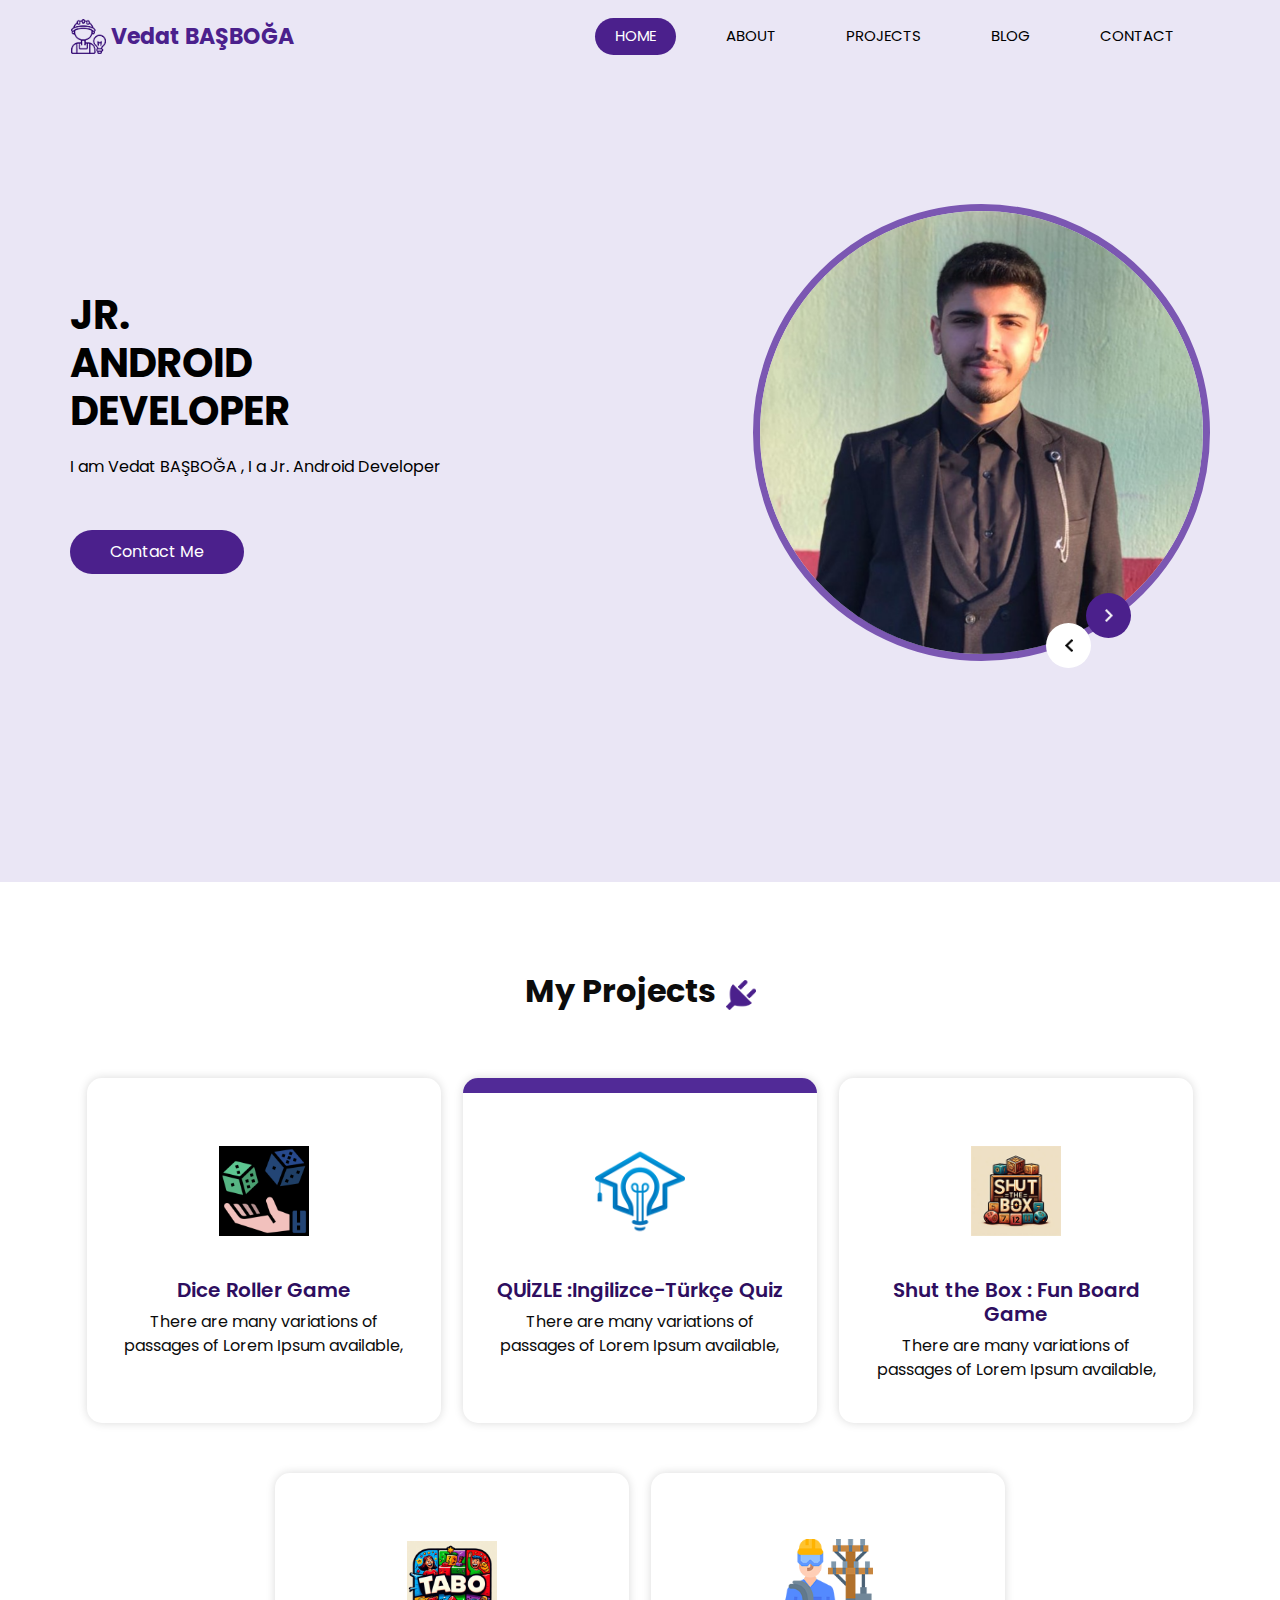
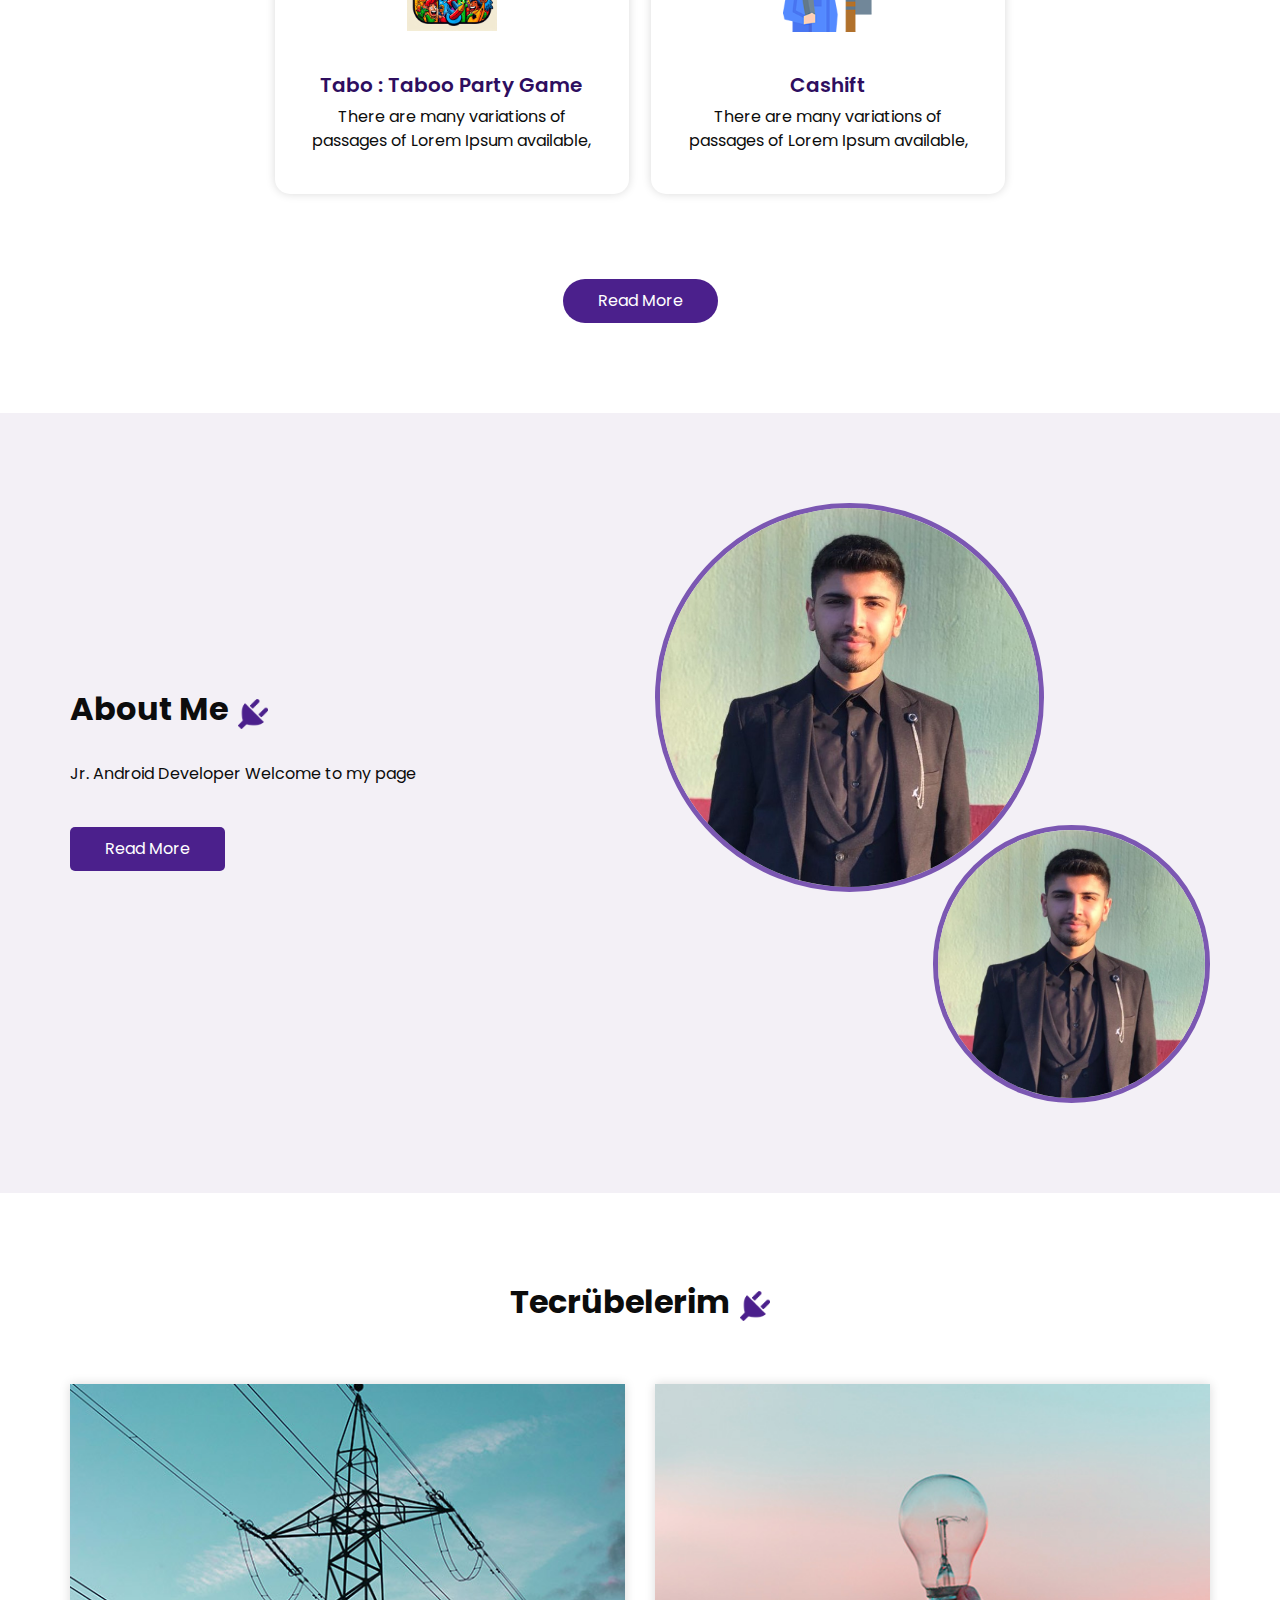
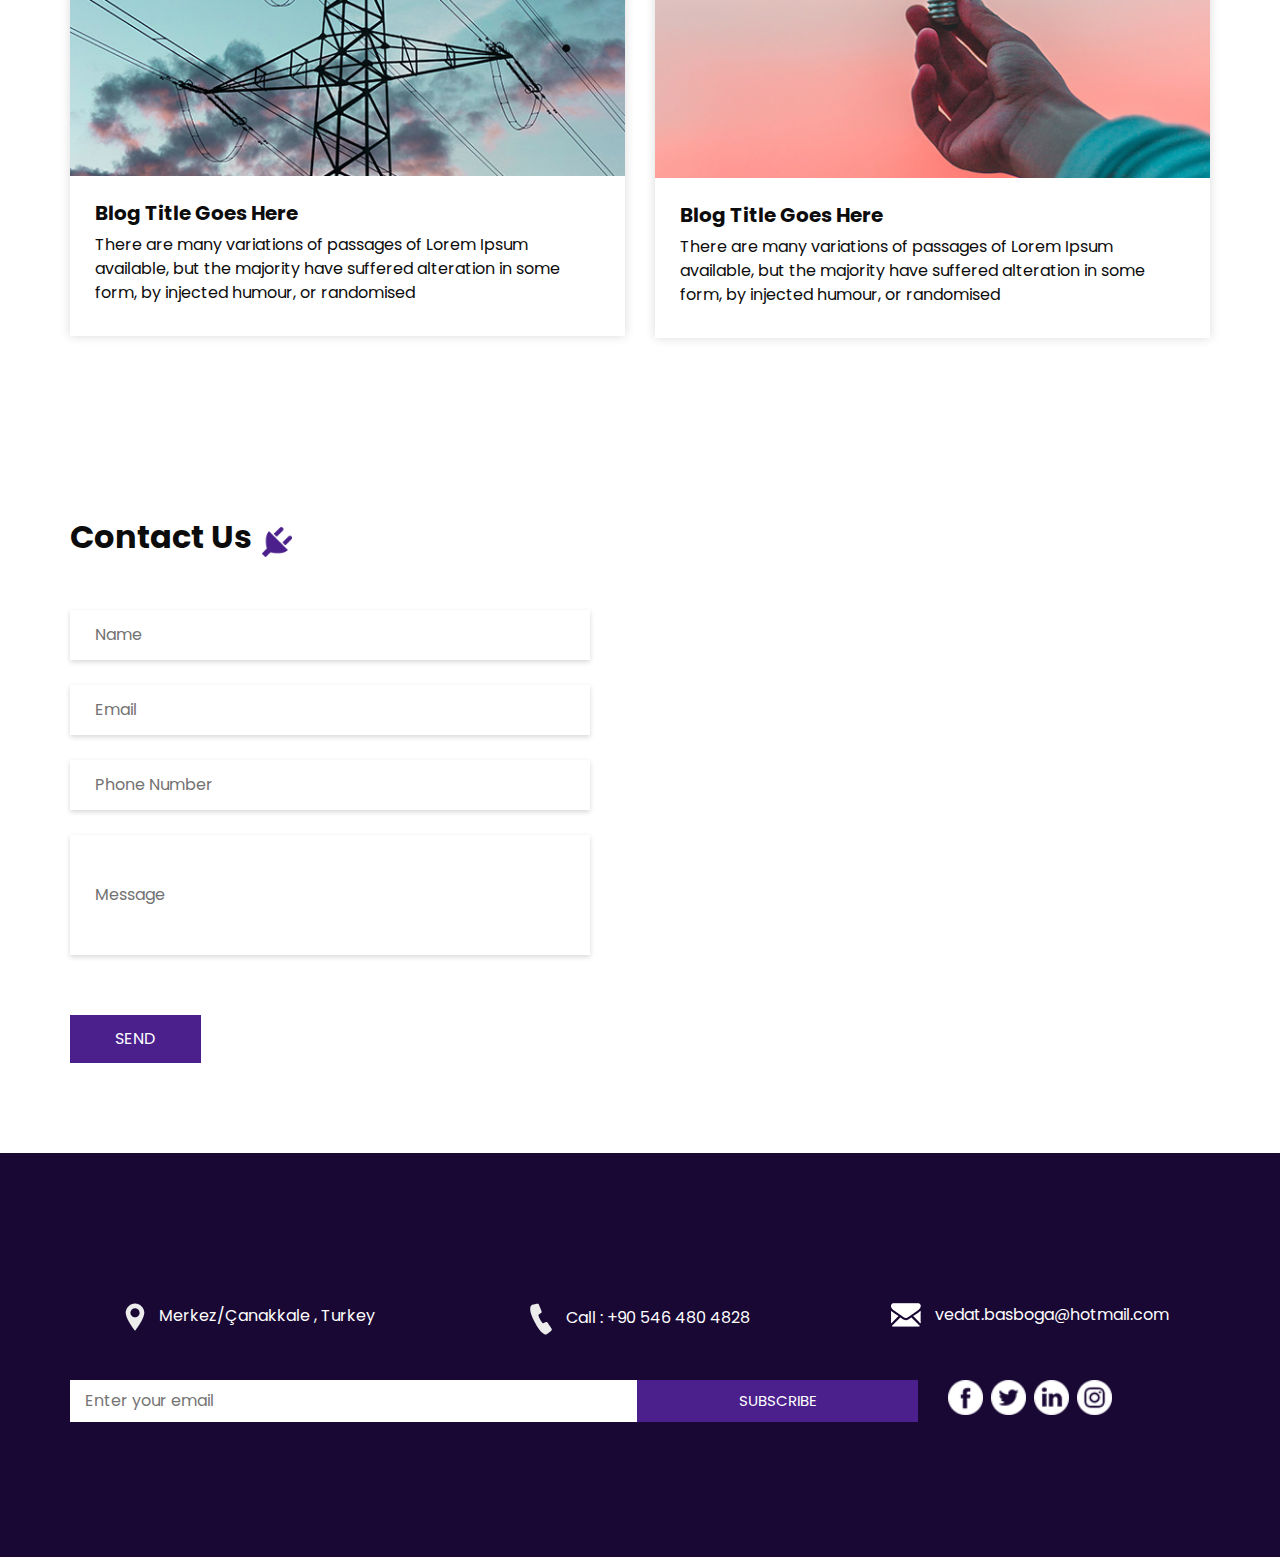
<file: index.html>
<!DOCTYPE html>
<html>

<head>
  <!-- Basic -->
  <meta charset="utf-8" />
  <meta http-equiv="X-UA-Compatible" content="IE=edge" />
  <!-- Mobile Metas -->
  <meta name="viewport" content="width=device-width, initial-scale=1, shrink-to-fit=no" />
  <!-- Site Metas -->
  <meta name="keywords" content="" />
  <meta name="description" content="" />
  <meta name="author" content="" />

  <title>Vedat BAŞBOĞA</title>

  <!-- slider stylesheet -->
  <link rel="stylesheet" type="text/css" href="https://cdnjs.cloudflare.com/ajax/libs/OwlCarousel2/2.1.3/assets/owl.carousel.min.css" />

  <!-- bootstrap core css -->
  <link rel="stylesheet" type="text/css" href="css/bootstrap.css" />

  <!-- fonts style -->
  <link href="https://fonts.googleapis.com/css?family=Poppins:400,600,700&display=swap" rel="stylesheet">
  <!-- Custom styles for this template -->
  <link href="css/style.css" rel="stylesheet" />
  <!-- responsive style -->
  <link href="css/responsive.css" rel="stylesheet" />
</head>

<body>

    <div class="hero_area">
        <!-- header section strats -->
        <header class="header_section">
            <div class="container">
                <nav class="navbar navbar-expand-lg custom_nav-container ">
                    <a class="navbar-brand" href="index.html">
                        <img src="images/logo.png" alt="">
                        <span>
                            Vedat BAŞBOĞA
                        </span>
                    </a>
                    <button class="navbar-toggler" type="button" data-toggle="collapse" data-target="#navbarSupportedContent" aria-controls="navbarSupportedContent" aria-expanded="false" aria-label="Toggle navigation">
                        <span class="s-1"> </span>
                        <span class="s-2"> </span>
                        <span class="s-3"> </span>
                    </button>

                    <div class="collapse navbar-collapse" id="navbarSupportedContent">
                        <div class="d-flex ml-auto flex-column flex-lg-row align-items-center">
                            <ul class="navbar-nav  ">
                                <li class="nav-item active">
                                    <a class="nav-link" href="index.html">Home <span class="sr-only">(current)</span></a>
                                </li>
                                <li class="nav-item">
                                    <a class="nav-link" href="about.html"> About</a>
                                </li>
                                <li class="nav-item">
                                    <a class="nav-link" href="service.html"> Projects </a>
                                </li>
                                <li class="nav-item">
                                    <a class="nav-link" href="blog.html"> Blog </a>
                                </li>
                                <li class="nav-item">
                                    <a class="nav-link" href="contact.html">Contact </a>
                                </li>
                            </ul>
                        </div>
                    </div>
                </nav>
            </div>
        </header>
        <!-- end header section -->
        <!-- slider section -->
        <section class=" slider_section ">
            <div class="container">
                <div class="row">
                    <div class="col-md-6 ">
                        <div class="detail_box">
                            <h1>
                                Jr. <br>
                                Android <br>
                                Developer
                            </h1>
                            <p>
                                I am Vedat BAŞBOĞA , I a Jr. Android Developer
                            </p>
                            <a href="" class="">
                                Contact Me
                        </div>
                    </div>
                    <div class="col-lg-5 col-md-6 offset-lg-1">
                        <div class="img_content">
                            <div class="img_container">
                                <div id="carouselExampleControls" class="carousel slide" data-ride="carousel">
                                    <div class="carousel-inner">
                                        <div class="carousel-item active">
                                            <div class="img-box">
                                                <img src="images/profile_photo.jpg" alt="">
                                            </div>
                                        </div>
                                        <div class="carousel-item">
                                            <div class="img-box">
                                                <img src="images/profile_photo.jpg" alt="">
                                            </div>
                                        </div>
                                        <div class="carousel-item">
                                            <div class="img-box">
                                                <img src="images/profile_photo.jpg" alt="">
                                            </div>
                                        </div>
                                    </div>
                                </div>
                            </div>
                            <a class="carousel-control-prev" href="#carouselExampleControls" role="button" data-slide="prev">
                                <span class="sr-only">Previous</span>
                            </a>
                            <a class="carousel-control-next" href="#carouselExampleControls" role="button" data-slide="next">
                                <span class="sr-only">Next</span>
                            </a>
                        </div>

                    </div>
                </div>
            </div>
        </section>
        <!-- end slider section -->
    </div>


    <!-- service section -->
    <section class="service_section layout_padding">
        <div class="container">
            <div class="heading_container">
                <h2>
                    My Projects
                </h2>
                <img src="images/plug.png" alt="">
            </div>

            <div class="service_container">
                <div class="box">
                    <div class="img-box">
                        <img src="images/dice_roller_game.png" class="img1" alt="">
                    </div>
                    <div class="detail-box">
                        <h5>
                            Dice Roller Game
                        </h5>
                        <p>
                            There are many variations of passages of Lorem Ipsum available,
                        </p>
                    </div>
                </div>
                <div class="box active">
                    <div class="img-box">
                        <img src="images/quizle.png" class="img1" alt="">
                    </div>
                    <div class="detail-box">
                        <h5>
                            QUİZLE :Ingilizce-Türkçe Quiz
                        </h5>
                        <p>
                            There are many variations of passages of Lorem Ipsum available,
                        </p>
                    </div>
                </div>
                <div class="box">
                    <div class="img-box">
                        <img src="images/shut_the_box.png" class="img1" alt="">
                    </div>
                    <div class="detail-box">
                        <h5>
                            Shut the Box : Fun Board Game
                        </h5>
                        <p>
                            There are many variations of passages of Lorem Ipsum available,
                        </p>
                    </div>
                </div>
                <div class="box ">
                    <div class="img-box">
                        <img src="images/taboo.jpg" class="img1" alt="">
                    </div>
                    <div class="detail-box">
                        <h5>
                            Tabo : Taboo Party Game
                        </h5>
                        <p>
                            There are many variations of passages of Lorem Ipsum available,
                        </p>
                    </div>
                </div>
                <div class="box">
                    <div class="img-box">
                        <img src="images/s5.png" class="img1" alt="">
                    </div>
                    <div class="detail-box">
                        <h5>
                            Cashift
                        </h5>
                        <p>
                            There are many variations of passages of Lorem Ipsum available,
                        </p>
                    </div>
                </div>
            </div>
            <div class="btn-box">
                <a href="">
                    Read More
                </a>
            </div>
        </div>
    </section>
    <!-- end service section -->
    <!-- about section -->
    <section class="about_section layout_padding">
        <div class="container">
            <div class="row">
                <div class="col-md-6">
                    <div class="detail-box">
                        <div class="heading_container">
                            <h2>
                                About Me
                            </h2>
                            <img src="images/plug.png" alt="">
                        </div>
                        <p>
                            Jr. Android Developer Welcome to my page
                        </p>
                        <a href="">
                            Read More
                        </a>
                    </div>
                </div>
                <div class="col-md-6">
                    <div class="img_container">
                        <div class="img-box b1">
                            <img src="images/profile_photo.jpg" alt="" />
                        </div>
                        <div class="img-box b2">
                            <img src="images/profile_photo.jpg" alt="" />
                        </div>
                    </div>

                </div>

            </div>
        </div>
    </section>

    <!-- end about section -->
    <!-- blog section -->

    <section class="blog_section layout_padding">
        <div class="container">
            <div class="heading_container">
                <h2>
                    Tecrübelerim
                </h2>
                <img src="images/plug.png" alt="">
            </div>
            <div class="row">
                <div class="col-md-6">
                    <div class="box">
                        <div class="img-box">
                            <img src="images/blog1.jpg" alt="">
                        </div>
                        <div class="detail-box">
                            <h5>
                                Blog Title Goes Here
                            </h5>
                            <p>
                                There are many variations of passages of Lorem Ipsum available, but the majority have suffered alteration in some form, by injected humour, or randomised
                            </p>
                        </div>
                    </div>
                </div>
                <div class="col-md-6">
                    <div class="box">
                        <div class="img-box">
                            <img src="images/blog2.jpg" alt="">
                        </div>
                        <div class="detail-box">
                            <h5>
                                Blog Title Goes Here
                            </h5>
                            <p>
                                There are many variations of passages of Lorem Ipsum available, but the majority have suffered alteration in some form, by injected humour, or randomised
                            </p>
                        </div>
                    </div>
                </div>
            </div>
        </div>
    </section>

    <!-- end blog section -->
    <!-- contact section -->

    <section class="contact_section layout_padding">
        <div class="container ">
            <div class="heading_container">
                <h2>
                    Contact Us
                </h2>
                <img src="images/plug.png" alt="">
            </div>
        </div>
        <div class="container">
            <div class="row">
                <div class="col-md-6">
                    <form action="">
                        <div>
                            <input type="text" placeholder="Name" />
                        </div>
                        <div>
                            <input type="email" placeholder="Email" />
                        </div>
                        <div>
                            <input type="text" placeholder="Phone Number" />
                        </div>
                        <div>
                            <input type="text" class="message-box" placeholder="Message" />
                        </div>
                        <div class="d-flex ">
                            <button>
                                SEND
                            </button>
                        </div>
                    </form>
                </div>
                <div class="col-md-6">
                    <div class="map_container">
                        <div class="map-responsive">
                            <iframe src="https://www.google.com/maps/embed/v1/place?key=AIzaSyA0s1a7phLN0iaD6-UE7m4qP-z21pH0eSc&q=Eiffel+Tower+Paris+France" width="600" height="300" frameborder="0" style="border:0; width: 100%; height:100%" allowfullscreen></iframe>
                        </div>
                    </div>
                </div>
            </div>
        </div>
    </section>

    <!-- end contact section -->

    <!-- info section -->

    <section class="info_section layout_padding">
        <div class="container">
            <div class="info_contact">
                <div class="row">
                    <div class="col-md-4">
                        <a href="">
                            <img src="images/location-white.png" alt="">
                            <span>
                                Merkez/Çanakkale , Turkey
                            </span>
                        </a>
                    </div>
                    <div class="col-md-4">
                        <a href="">
                            <img src="images/telephone-white.png" alt="">
                            <span>
                                Call : +90 546 480 4828
                            </span>
                        </a>
                    </div>
                    <div class="col-md-4">
                        <a href="">
                            <img src="images/envelope-white.png" alt="">
                            <span>
                                vedat.basboga@hotmail.com
                            </span>
                        </a>
                    </div>
                </div>
            </div>
            <div class="row">
                <div class="col-md-8 col-lg-9">
                    <div class="info_form">
                        <form action="">
                            <input type="text" placeholder="Enter your email">
                            <button>
                                subscribe
                            </button>
                        </form>
                    </div>
                </div>
                <div class="col-md-4 col-lg-3">
                    <div class="info_social">
                        <div>
                            <a href="https://www.facebook.com/" target="_blank">
                                <img src="images/fb.png" alt="Facebook">
                            </a>
                        </div>
                        <div>
                            <a href="https://twitter.com/" target="_blank">
                                <img src="images/twitter.png" alt="Twitter">
                            </a>
                        </div>
                        <div>
                            <a href="https://www.linkedin.com/in/vedatbasboga/" target="_blank">
                                <img src="images/linkedin.png" alt="LinkedIn">
                            </a>
                        </div>
                        <div>
                            <a href="https://www.instagram.com/" target="_blank">
                                <img src="images/instagram.png" alt="Instagram">
                            </a>
                        </div>
                    </div>
                </div>
            </div>

        </div>
    </section>

    <!-- end info section -->


    <!-- footer section -->
    <!--
      <footer class="container-fluid footer_section">
        <div class="container">
          <div class="row">
            <div class="col-lg-7 col-md-9 mx-auto">
              <p>
                &copy; 2019 All Rights Reserved By
                <a href="https://html.design/">Free Html Templates</a>
              </p>
            </div>
          </div>
        </div>
      </footer>
    -->
    <!-- footer section -->


    <script src="js/jquery-3.4.1.min.js"></script>
    <script src="js/bootstrap.js"></script>

</body>

</html>
</file>
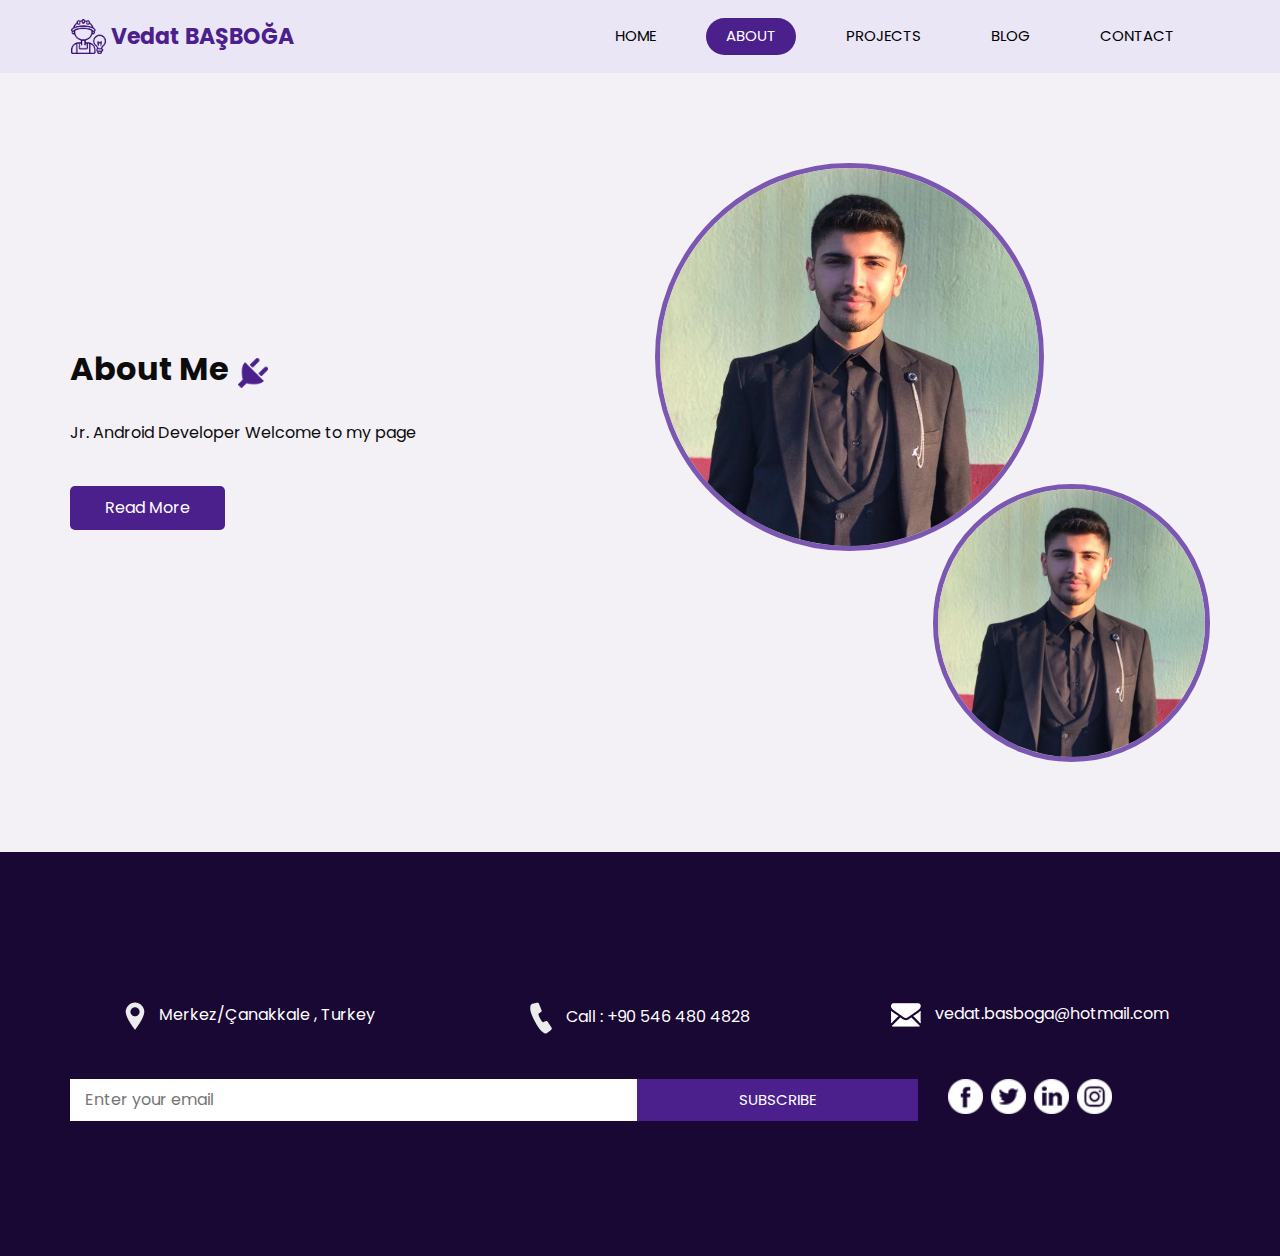
<file: about.html>
<!DOCTYPE html>
<html>

<head>
  <!-- Basic -->
  <meta charset="utf-8" />
  <meta http-equiv="X-UA-Compatible" content="IE=edge" />
  <!-- Mobile Metas -->
  <meta name="viewport" content="width=device-width, initial-scale=1, shrink-to-fit=no" />
  <!-- Site Metas -->
  <meta name="keywords" content="" />
  <meta name="description" content="" />
  <meta name="author" content="" />

  <title>Vedat BAŞBOĞA</title>

  <!-- slider stylesheet -->
  <link rel="stylesheet" type="text/css" href="https://cdnjs.cloudflare.com/ajax/libs/OwlCarousel2/2.1.3/assets/owl.carousel.min.css" />

  <!-- bootstrap core css -->
  <link rel="stylesheet" type="text/css" href="css/bootstrap.css" />

  <!-- fonts style -->
  <link href="https://fonts.googleapis.com/css?family=Poppins:400,600,700&display=swap" rel="stylesheet">
  <!-- Custom styles for this template -->
  <link href="css/style.css" rel="stylesheet" />
  <!-- responsive style -->
  <link href="css/responsive.css" rel="stylesheet" />
</head>

<body class="sub_page">

    <div class="hero_area">
        <!-- header section strats -->
        <header class="header_section">
            <div class="container">
                <nav class="navbar navbar-expand-lg custom_nav-container ">
                    <a class="navbar-brand" href="index.html">
                        <img src="images/logo.png" alt="">
                        <span>
                            Vedat BAŞBOĞA
                        </span>
                    </a>
                    <button class="navbar-toggler" type="button" data-toggle="collapse" data-target="#navbarSupportedContent" aria-controls="navbarSupportedContent" aria-expanded="false" aria-label="Toggle navigation">
                        <span class="s-1"> </span>
                        <span class="s-2"> </span>
                        <span class="s-3"> </span>
                    </button>

                    <div class="collapse navbar-collapse" id="navbarSupportedContent">
                        <div class="d-flex ml-auto flex-column flex-lg-row align-items-center">
                            <ul class="navbar-nav  ">
                                <li class="nav-item ">
                                    <a class="nav-link" href="index.html">Home <span class="sr-only">(current)</span></a>
                                </li>
                                <li class="nav-item active">
                                    <a class="nav-link" href="about.html"> About</a>
                                </li>
                                <li class="nav-item">
                                    <a class="nav-link" href="service.html"> Projects </a>
                                </li>
                                <li class="nav-item">
                                    <a class="nav-link" href="blog.html"> Blog </a>
                                </li>
                                <li class="nav-item">
                                    <a class="nav-link" href="contact.html">Contact </a>
                                </li>
                            </ul>
                        </div>
                    </div>
                </nav>
            </div>
        </header>
        <!-- end header section -->
    </div>



    <!-- about section -->
    <section class="about_section layout_padding">
        <div class="container">
            <div class="row">
                <div class="col-md-6">
                    <div class="detail-box">
                        <div class="heading_container">
                            <h2>
                                About Me
                            </h2>
                            <img src="images/plug.png" alt="">
                        </div>
                        <p>
                            Jr. Android Developer Welcome to my page
                        </p>
                        <a href="">
                            Read More
                        </a>
                    </div>
                </div>
                <div class="col-md-6">
                    <div class="img_container">
                        <div class="img-box b1">
                            <img src="images/profile_photo.jpg" alt="" />
                        </div>
                        <div class="img-box b2">
                            <img src="images/profile_photo.jpg" alt="" />
                        </div>
                    </div>

                </div>

            </div>
        </div>
    </section>

    <!-- end about section -->

    <!-- info section -->

    <section class="info_section layout_padding">
        <div class="container">
            <div class="info_contact">
                <div class="row">
                    <div class="col-md-4">
                        <a href="">
                            <img src="images/location-white.png" alt="">
                            <span>
                                Merkez/Çanakkale , Turkey
                            </span>
                        </a>
                    </div>
                    <div class="col-md-4">
                        <a href="">
                            <img src="images/telephone-white.png" alt="">
                            <span>
                                Call : +90 546 480 4828
                            </span>
                        </a>
                    </div>
                    <div class="col-md-4">
                        <a href="">
                            <img src="images/envelope-white.png" alt="">
                            <span>
                                vedat.basboga@hotmail.com
                            </span>
                        </a>
                    </div>
                </div>
            </div>
            <div class="row">
                <div class="col-md-8 col-lg-9">
                    <div class="info_form">
                        <form action="">
                            <input type="text" placeholder="Enter your email">
                            <button>
                                subscribe
                            </button>
                        </form>
                    </div>
                </div>
                <div class="col-md-4 col-lg-3">
                    <div class="info_social">
                        <div>
                            <a href="https://www.facebook.com/" target="_blank">
                                <img src="images/fb.png" alt="Facebook">
                            </a>
                        </div>
                        <div>
                            <a href="https://twitter.com/" target="_blank">
                                <img src="images/twitter.png" alt="Twitter">
                            </a>
                        </div>
                        <div>
                            <a href="https://www.linkedin.com/in/vedatbasboga/" target="_blank">
                                <img src="images/linkedin.png" alt="LinkedIn">
                            </a>
                        </div>
                        <div>
                            <a href="https://www.instagram.com/" target="_blank">
                                <img src="images/instagram.png" alt="Instagram">
                            </a>
                        </div>
                    </div>
                </div>
            </div>

        </div>
    </section>

    <!-- end info section -->


    <!-- footer section -->
    <!--
      <footer class="container-fluid footer_section">
        <div class="container">
          <div class="row">
            <div class="col-lg-7 col-md-9 mx-auto">
              <p>
                &copy; 2019 All Rights Reserved By
                <a href="https://html.design/">Free Html Templates</a>
              </p>
            </div>
          </div>
        </div>
      </footer>
    -->
    <!-- footer section -->


    <script src="js/jquery-3.4.1.min.js"></script>
    <script src="js/bootstrap.js"></script>

</body>

</html>
</file>
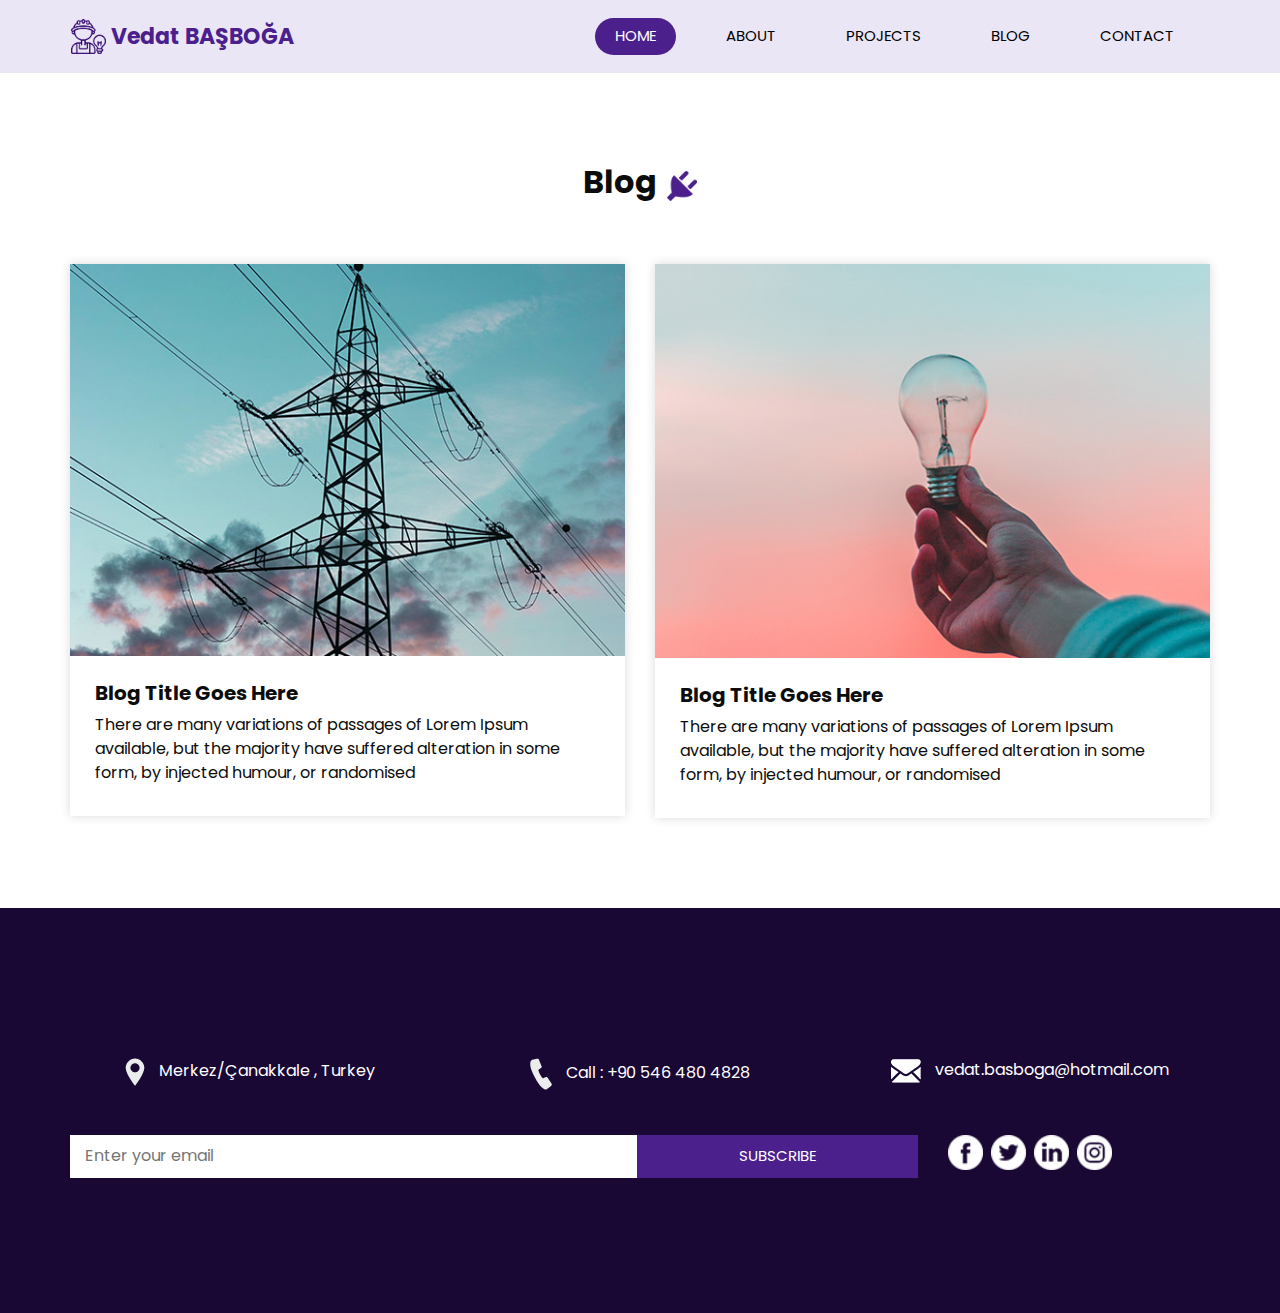
<file: blog.html>
<!DOCTYPE html>
<html>

<head>
  <!-- Basic -->
  <meta charset="utf-8" />
  <meta http-equiv="X-UA-Compatible" content="IE=edge" />
  <!-- Mobile Metas -->
  <meta name="viewport" content="width=device-width, initial-scale=1, shrink-to-fit=no" />
  <!-- Site Metas -->
  <meta name="keywords" content="" />
  <meta name="description" content="" />
  <meta name="author" content="" />

  <title>Vedat BAŞBOĞA</title>

  <!-- slider stylesheet -->
  <link rel="stylesheet" type="text/css" href="https://cdnjs.cloudflare.com/ajax/libs/OwlCarousel2/2.1.3/assets/owl.carousel.min.css" />

  <!-- bootstrap core css -->
  <link rel="stylesheet" type="text/css" href="css/bootstrap.css" />

  <!-- fonts style -->
  <link href="https://fonts.googleapis.com/css?family=Poppins:400,600,700&display=swap" rel="stylesheet">
  <!-- Custom styles for this template -->
  <link href="css/style.css" rel="stylesheet" />
  <!-- responsive style -->
  <link href="css/responsive.css" rel="stylesheet" />
</head>

<body class="sub_page">

    <div class="hero_area">
        <!-- header section strats -->
        <header class="header_section">
            <div class="container">
                <nav class="navbar navbar-expand-lg custom_nav-container ">
                    <a class="navbar-brand" href="index.html">
                        <img src="images/logo.png" alt="">
                        <span>
                            Vedat BAŞBOĞA
                        </span>
                    </a>
                    <button class="navbar-toggler" type="button" data-toggle="collapse" data-target="#navbarSupportedContent" aria-controls="navbarSupportedContent" aria-expanded="false" aria-label="Toggle navigation">
                        <span class="s-1"> </span>
                        <span class="s-2"> </span>
                        <span class="s-3"> </span>
                    </button>

                    <div class="collapse navbar-collapse" id="navbarSupportedContent">
                        <div class="d-flex ml-auto flex-column flex-lg-row align-items-center">
                            <ul class="navbar-nav  ">
                                <li class="nav-item active">
                                    <a class="nav-link" href="index.html">Home <span class="sr-only">(current)</span></a>
                                </li>
                                <li class="nav-item">
                                    <a class="nav-link" href="about.html"> About</a>
                                </li>
                                <li class="nav-item">
                                    <a class="nav-link" href="service.html"> Projects </a>
                                </li>
                                <li class="nav-item">
                                    <a class="nav-link" href="blog.html"> Blog </a>
                                </li>
                                <li class="nav-item">
                                    <a class="nav-link" href="contact.html">Contact </a>
                                </li>
                            </ul>
                        </div>
                    </div>
                </nav>
            </div>
        </header>
        <!-- end header section -->
    </div>




    <!-- blog section -->

    <section class="blog_section layout_padding">
        <div class="container">
            <div class="heading_container">
                <h2>
                    Blog
                </h2>
                <img src="images/plug.png" alt="">
            </div>
            <div class="row">
                <div class="col-md-6">
                    <div class="box">
                        <div class="img-box">
                            <img src="images/blog1.jpg" alt="">
                        </div>
                        <div class="detail-box">
                            <h5>
                                Blog Title Goes Here
                            </h5>
                            <p>
                                There are many variations of passages of Lorem Ipsum available, but the majority have suffered alteration in some form, by injected humour, or randomised
                            </p>
                        </div>
                    </div>
                </div>
                <div class="col-md-6">
                    <div class="box">
                        <div class="img-box">
                            <img src="images/blog2.jpg" alt="">
                        </div>
                        <div class="detail-box">
                            <h5>
                                Blog Title Goes Here
                            </h5>
                            <p>
                                There are many variations of passages of Lorem Ipsum available, but the majority have suffered alteration in some form, by injected humour, or randomised
                            </p>
                        </div>
                    </div>
                </div>
            </div>
        </div>
    </section>

    <!-- end blog section -->

    <!-- info section -->

    <section class="info_section layout_padding">
        <div class="container">
            <div class="info_contact">
                <div class="row">
                    <div class="col-md-4">
                        <a href="">
                            <img src="images/location-white.png" alt="">
                            <span>
                                Merkez/Çanakkale , Turkey
                            </span>
                        </a>
                    </div>
                    <div class="col-md-4">
                        <a href="">
                            <img src="images/telephone-white.png" alt="">
                            <span>
                                Call : +90 546 480 4828
                            </span>
                        </a>
                    </div>
                    <div class="col-md-4">
                        <a href="">
                            <img src="images/envelope-white.png" alt="">
                            <span>
                                vedat.basboga@hotmail.com
                            </span>
                        </a>
                    </div>
                </div>
            </div>
            <div class="row">
                <div class="col-md-8 col-lg-9">
                    <div class="info_form">
                        <form action="">
                            <input type="text" placeholder="Enter your email">
                            <button>
                                subscribe
                            </button>
                        </form>
                    </div>
                </div>
                <div class="col-md-4 col-lg-3">
                    <div class="info_social">
                        <div>
                            <a href="https://www.facebook.com/" target="_blank">
                                <img src="images/fb.png" alt="Facebook">
                            </a>
                        </div>
                        <div>
                            <a href="https://twitter.com/" target="_blank">
                                <img src="images/twitter.png" alt="Twitter">
                            </a>
                        </div>
                        <div>
                            <a href="https://www.linkedin.com/in/vedatbasboga/" target="_blank">
                                <img src="images/linkedin.png" alt="LinkedIn">
                            </a>
                        </div>
                        <div>
                            <a href="https://www.instagram.com/" target="_blank">
                                <img src="images/instagram.png" alt="Instagram">
                            </a>
                        </div>
                    </div>
                </div>
            </div>

        </div>
    </section>

    <!-- end info section -->


    <!-- footer section -->
    <!--
      <footer class="container-fluid footer_section">
        <div class="container">
          <div class="row">
            <div class="col-lg-7 col-md-9 mx-auto">
              <p>
                &copy; 2019 All Rights Reserved By
                <a href="https://html.design/">Free Html Templates</a>
              </p>
            </div>
          </div>
        </div>
      </footer>
    -->
    <!-- footer section -->


    <script src="js/jquery-3.4.1.min.js"></script>
    <script src="js/bootstrap.js"></script>

</body>

</html>
</file>
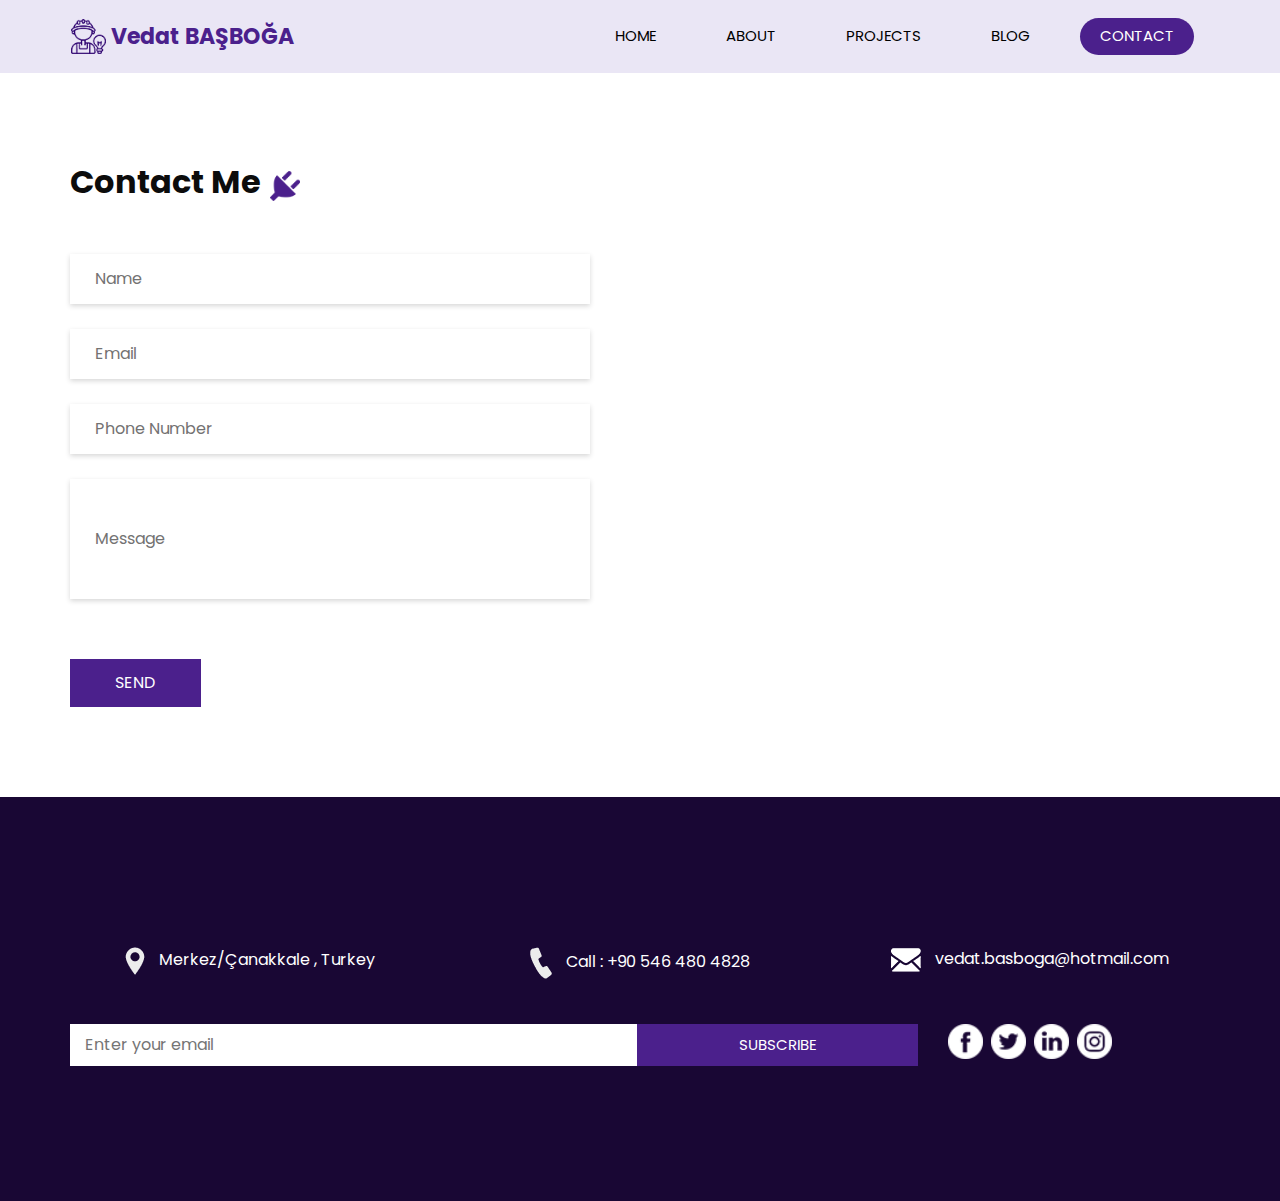
<file: contact.html>
<!DOCTYPE html>
<html>

<head>
  <!-- Basic -->
  <meta charset="utf-8" />
  <meta http-equiv="X-UA-Compatible" content="IE=edge" />
  <!-- Mobile Metas -->
  <meta name="viewport" content="width=device-width, initial-scale=1, shrink-to-fit=no" />
  <!-- Site Metas -->
  <meta name="keywords" content="" />
  <meta name="description" content="" />
  <meta name="author" content="" />

  <title>Vedat BAŞBOĞA</title>

  <!-- slider stylesheet -->
  <link rel="stylesheet" type="text/css" href="https://cdnjs.cloudflare.com/ajax/libs/OwlCarousel2/2.1.3/assets/owl.carousel.min.css" />

  <!-- bootstrap core css -->
  <link rel="stylesheet" type="text/css" href="css/bootstrap.css" />

  <!-- fonts style -->
  <link href="https://fonts.googleapis.com/css?family=Poppins:400,600,700&display=swap" rel="stylesheet">
  <!-- Custom styles for this template -->
  <link href="css/style.css" rel="stylesheet" />
  <!-- responsive style -->
  <link href="css/responsive.css" rel="stylesheet" />
</head>

<body class="sub_page">

    <div class="hero_area">
        <!-- header section strats -->
        <header class="header_section">
            <div class="container">
                <nav class="navbar navbar-expand-lg custom_nav-container ">
                    <a class="navbar-brand" href="index.html">
                        <img src="images/logo.png" alt="">
                        <span>
                            Vedat BAŞBOĞA
                        </span>
                    </a>
                    <button class="navbar-toggler" type="button" data-toggle="collapse" data-target="#navbarSupportedContent" aria-controls="navbarSupportedContent" aria-expanded="false" aria-label="Toggle navigation">
                        <span class="s-1"> </span>
                        <span class="s-2"> </span>
                        <span class="s-3"> </span>
                    </button>

                    <div class="collapse navbar-collapse" id="navbarSupportedContent">
                        <div class="d-flex ml-auto flex-column flex-lg-row align-items-center">
                            <ul class="navbar-nav  ">
                                <li class="nav-item ">
                                    <a class="nav-link" href="index.html">Home <span class="sr-only">(current)</span></a>
                                </li>
                                <li class="nav-item">
                                    <a class="nav-link" href="about.html"> About</a>
                                </li>
                                <li class="nav-item">
                                    <a class="nav-link" href="service.html"> Projects </a>
                                </li>
                                <li class="nav-item">
                                    <a class="nav-link" href="blog.html"> Blog </a>
                                </li>
                                <li class="nav-item active">
                                    <a class="nav-link" href="contact.html">Contact </a>
                                </li>
                            </ul>
                        </div>
                    </div>
                </nav>
            </div>
        </header>
        <!-- end header section -->
    </div>


    <!-- contact section -->

    <section class="contact_section layout_padding">
        <div class="container ">
            <div class="heading_container">
                <h2>
                    Contact Me
                </h2>
                <img src="images/plug.png" alt="">
            </div>
        </div>
        <div class="container">
            <div class="row">
                <div class="col-md-6">
                    <form action="">
                        <div>
                            <input type="text" placeholder="Name" />
                        </div>
                        <div>
                            <input type="email" placeholder="Email" />
                        </div>
                        <div>
                            <input type="text" placeholder="Phone Number" />
                        </div>
                        <div>
                            <input type="text" class="message-box" placeholder="Message" />
                        </div>
                        <div class="d-flex ">
                            <button>
                                SEND
                            </button>
                        </div>
                    </form>
                </div>
                <div class="col-md-6">
                    <div class="map_container">
                        <div class="map-responsive">
                            <iframe src="https://www.google.com/maps/embed/v1/place?key=AIzaSyA0s1a7phLN0iaD6-UE7m4qP-z21pH0eSc&q=Çanakkale+Turkey" width="600" height="300" frameborder="0" style="border:0; width: 100%; height:100%" allowfullscreen></iframe>
                        </div>
                    </div>
                </div>
            </div>
        </div>
    </section>

    <!-- end contact section -->

    <!-- info section -->

    <section class="info_section layout_padding">
        <div class="container">
            <div class="info_contact">
                <div class="row">
                    <div class="col-md-4">
                        <a href="">
                            <img src="images/location-white.png" alt="">
                            <span>
                                Merkez/Çanakkale , Turkey
                            </span>
                        </a>
                    </div>
                    <div class="col-md-4">
                        <a href="">
                            <img src="images/telephone-white.png" alt="">
                            <span>
                                Call : +90 546 480 4828
                            </span>
                        </a>
                    </div>
                    <div class="col-md-4">
                        <a href="">
                            <img src="images/envelope-white.png" alt="">
                            <span>
                                vedat.basboga@hotmail.com
                            </span>
                        </a>
                    </div>
                </div>
            </div>
            <div class="row">
                <div class="col-md-8 col-lg-9">
                    <div class="info_form">
                        <form action="">
                            <input type="text" placeholder="Enter your email">
                            <button>
                                subscribe
                            </button>
                        </form>
                    </div>
                </div>
                <div class="col-md-4 col-lg-3">
                    <div class="info_social">
                        <div>
                            <a href="https://www.facebook.com/" target="_blank">
                                <img src="images/fb.png" alt="Facebook">
                            </a>
                        </div>
                        <div>
                            <a href="https://twitter.com/" target="_blank">
                                <img src="images/twitter.png" alt="Twitter">
                            </a>
                        </div>
                        <div>
                            <a href="https://www.linkedin.com/in/vedatbasboga/" target="_blank">
                                <img src="images/linkedin.png" alt="LinkedIn">
                            </a>
                        </div>
                        <div>
                            <a href="https://www.instagram.com/" target="_blank">
                                <img src="images/instagram.png" alt="Instagram">
                            </a>
                        </div>
                    </div>
                </div>
            </div>

        </div>
    </section>

    <!-- end info section -->


    <!-- footer section -->
    <!--
      <footer class="container-fluid footer_section">
        <div class="container">
          <div class="row">
            <div class="col-lg-7 col-md-9 mx-auto">
              <p>
                &copy; 2019 All Rights Reserved By
                <a href="https://html.design/">Free Html Templates</a>
              </p>
            </div>
          </div>
        </div>
      </footer>
    -->
    <!-- footer section -->


    <script src="js/jquery-3.4.1.min.js"></script>
    <script src="js/bootstrap.js"></script>

</body>

</html>
</file>
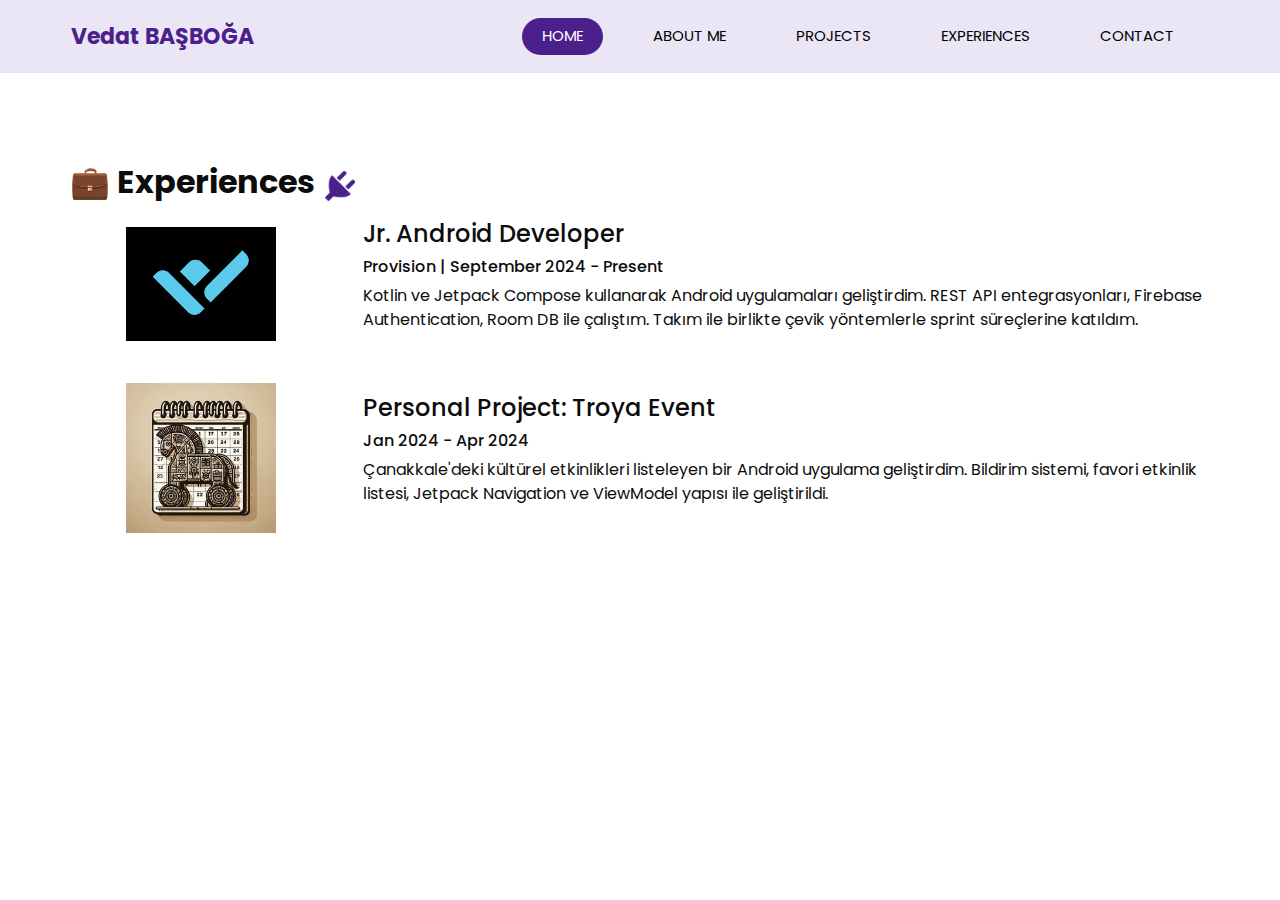
<file: experiences.html>
<!DOCTYPE html>
<html>

<head>
  <!-- Basic -->
  <meta charset="utf-8" />
  <meta http-equiv="X-UA-Compatible" content="IE=edge" />
  <!-- Mobile Metas -->
  <meta name="viewport" content="width=device-width, initial-scale=1, shrink-to-fit=no" />
  <!-- Site Metas -->
  <meta name="keywords" content="" />
  <meta name="description" content="" />
  <meta name="author" content="" />

  <title>Vedat BAŞBOĞA</title>

  <!-- slider stylesheet -->
  <link rel="stylesheet" type="text/css" href="https://cdnjs.cloudflare.com/ajax/libs/OwlCarousel2/2.1.3/assets/owl.carousel.min.css" />

  <!-- bootstrap core css -->
  <link rel="stylesheet" type="text/css" href="css/bootstrap.css" />

  <!-- fonts style -->
  <link href="https://fonts.googleapis.com/css?family=Poppins:400,600,700&display=swap" rel="stylesheet">
  <!-- Custom styles for this template -->
  <link href="css/style.css" rel="stylesheet" />
  <!-- responsive style -->
  <link href="css/responsive.css" rel="stylesheet" />
</head>

<body class="sub_page">

    <div class="hero_area">
        <!-- header section strats -->
        <header class="header_section">
            <div class="container">
                <nav class="navbar navbar-expand-lg custom_nav-container ">
                    <a class="navbar-brand" href="index.html">
                        <span>
                            Vedat BAŞBOĞA
                        </span>
                    </a>
                    <button class="navbar-toggler" type="button" data-toggle="collapse" data-target="#navbarSupportedContent" aria-controls="navbarSupportedContent" aria-expanded="false" aria-label="Toggle navigation">
                        <span class="s-1"> </span>
                        <span class="s-2"> </span>
                        <span class="s-3"> </span>
                    </button>

                    <div class="collapse navbar-collapse" id="navbarSupportedContent">
                        <div class="d-flex ml-auto flex-column flex-lg-row align-items-center">
                            <ul class="navbar-nav  ">
                                <li class="nav-item active">
                                    <a class="nav-link" href="index.html">Home <span class="sr-only">(current)</span></a>
                                </li>
                                <li class="nav-item">
                                    <a class="nav-link" href="about.html"> About Me</a>
                                </li>
                                <li class="nav-item">
                                    <a class="nav-link" href="projects.html"> Projects </a>
                                </li>
                                <li class="nav-item">
                                    <a class="nav-link" href="experiences.html"> Experiences </a>
                                </li>
                                <li class="nav-item">
                                    <a class="nav-link" href="contact.html">Contact </a>
                                </li>
                            </ul>
                        </div>
                    </div>
                </nav>
            </div>
        </header>
        <!-- end header section -->
    </div>




    <section class="experience_section layout_padding">
        <div class="container">
            <div class="heading_container">
                <h2> 💼 Experiences</h2>
                <img src="images/plug.png" alt="">
            </div>

            <!-- Experience Item -->
            <div class="row align-items-center mb-4">
                <div class="col-md-3 text-center">
                    <img src="images/logo_provision.png" alt="Company Logo" style="width:150px; height:150px; object-fit:contain;">
                </div>
                <div class="col-md-9">
                    <h4>Jr. Android Developer</h4>
                    <h6>Provision | September 2024 - Present</h6>
                    <p>
                        Kotlin ve Jetpack Compose kullanarak Android uygulamaları geliştirdim. REST API entegrasyonları, Firebase Authentication, Room DB ile çalıştım.
                        Takım ile birlikte çevik yöntemlerle sprint süreçlerine katıldım.
                    </p>
                </div>
            </div>

            <!-- Second Experience -->
            <div class="row align-items-center mb-4">
                <div class="col-md-3 text-center">
                    <img src="images/troya_event.png" alt="Troya Event App" style="width:150px; height:150px; object-fit:contain;">
                </div>
                <div class="col-md-9">
                    <h4>Personal Project: Troya Event</h4>
                    <h6>Jan 2024 - Apr 2024</h6>
                    <p>
                        Çanakkale'deki kültürel etkinlikleri listeleyen bir Android uygulama geliştirdim. Bildirim sistemi, favori etkinlik listesi, Jetpack Navigation ve ViewModel yapısı ile geliştirildi.
                    </p>
                </div>
            </div>

            <!-- Daha fazla deneyim için bu yapıyı tekrar etmen yeterli -->

        </div>
    </section>

    <script src="js/jquery-3.4.1.min.js"></script>
    <script src="js/bootstrap.js"></script>

</body>

</html>
</file>
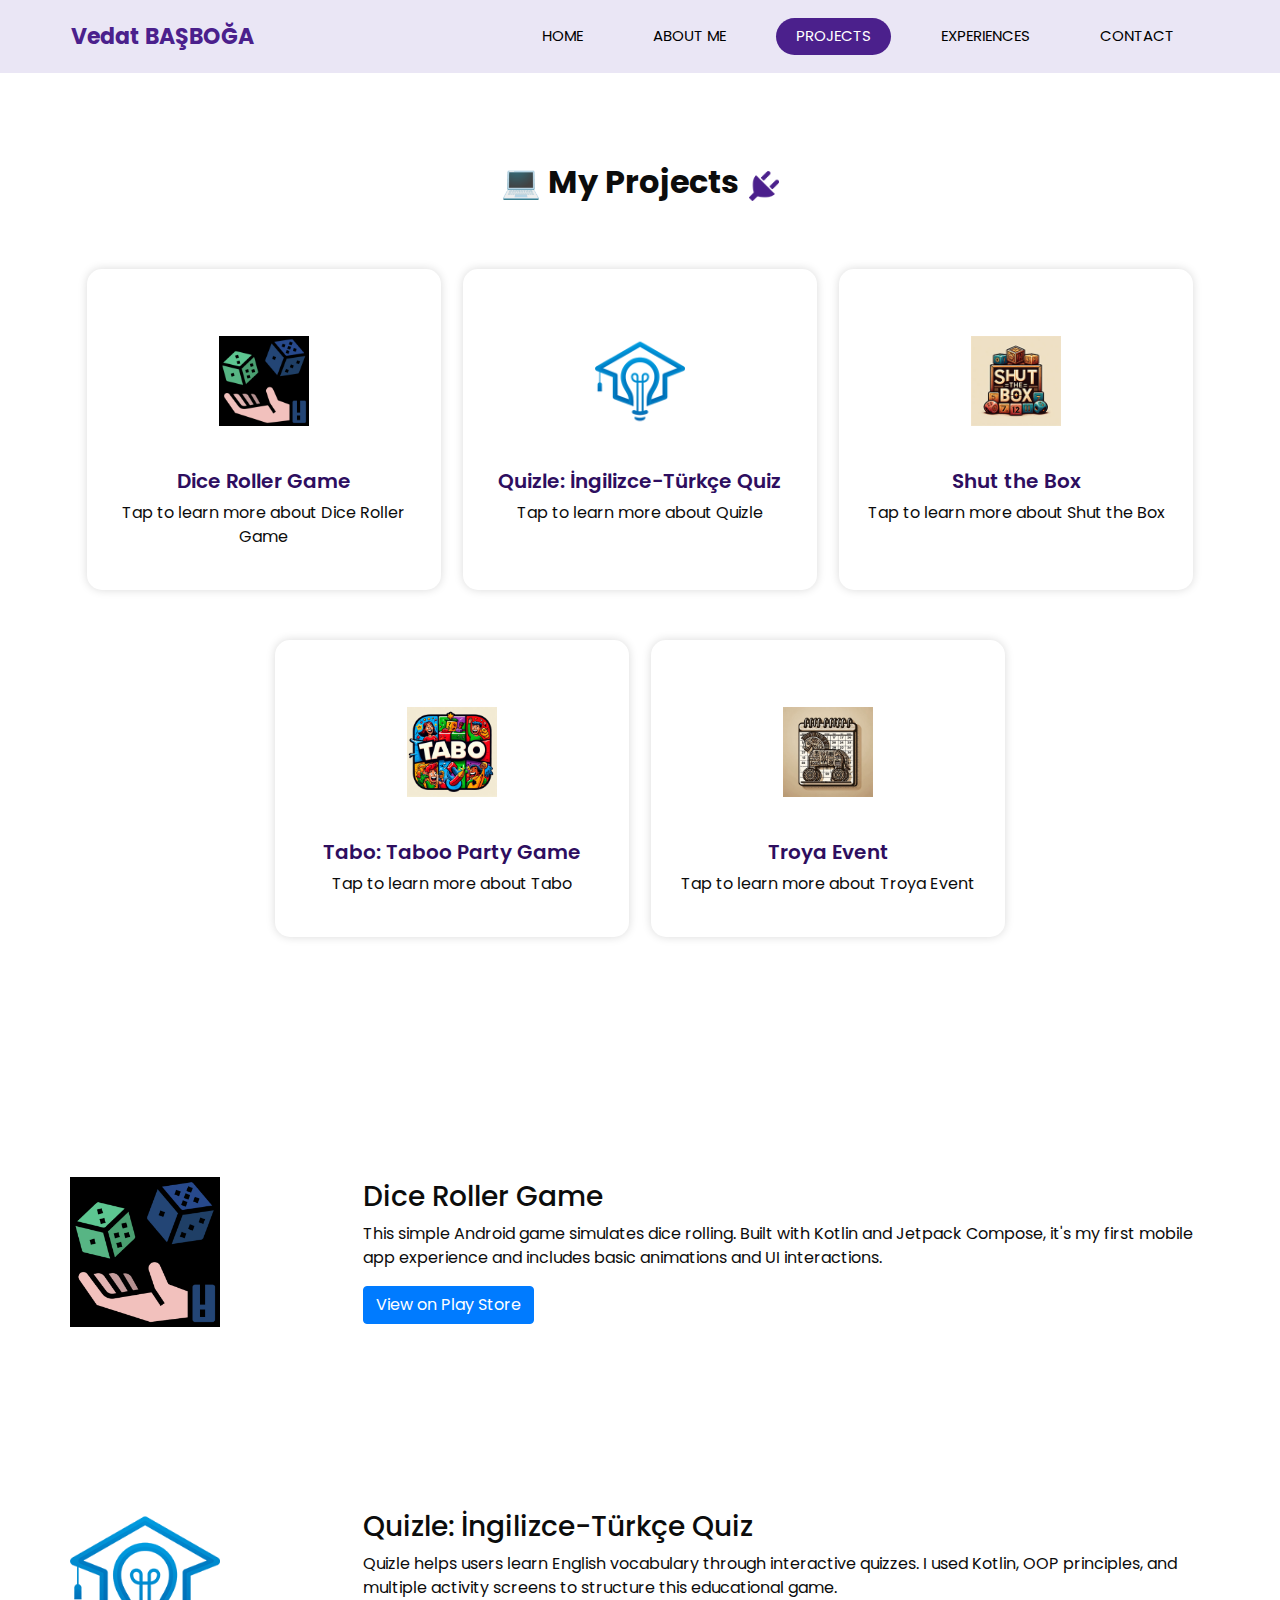
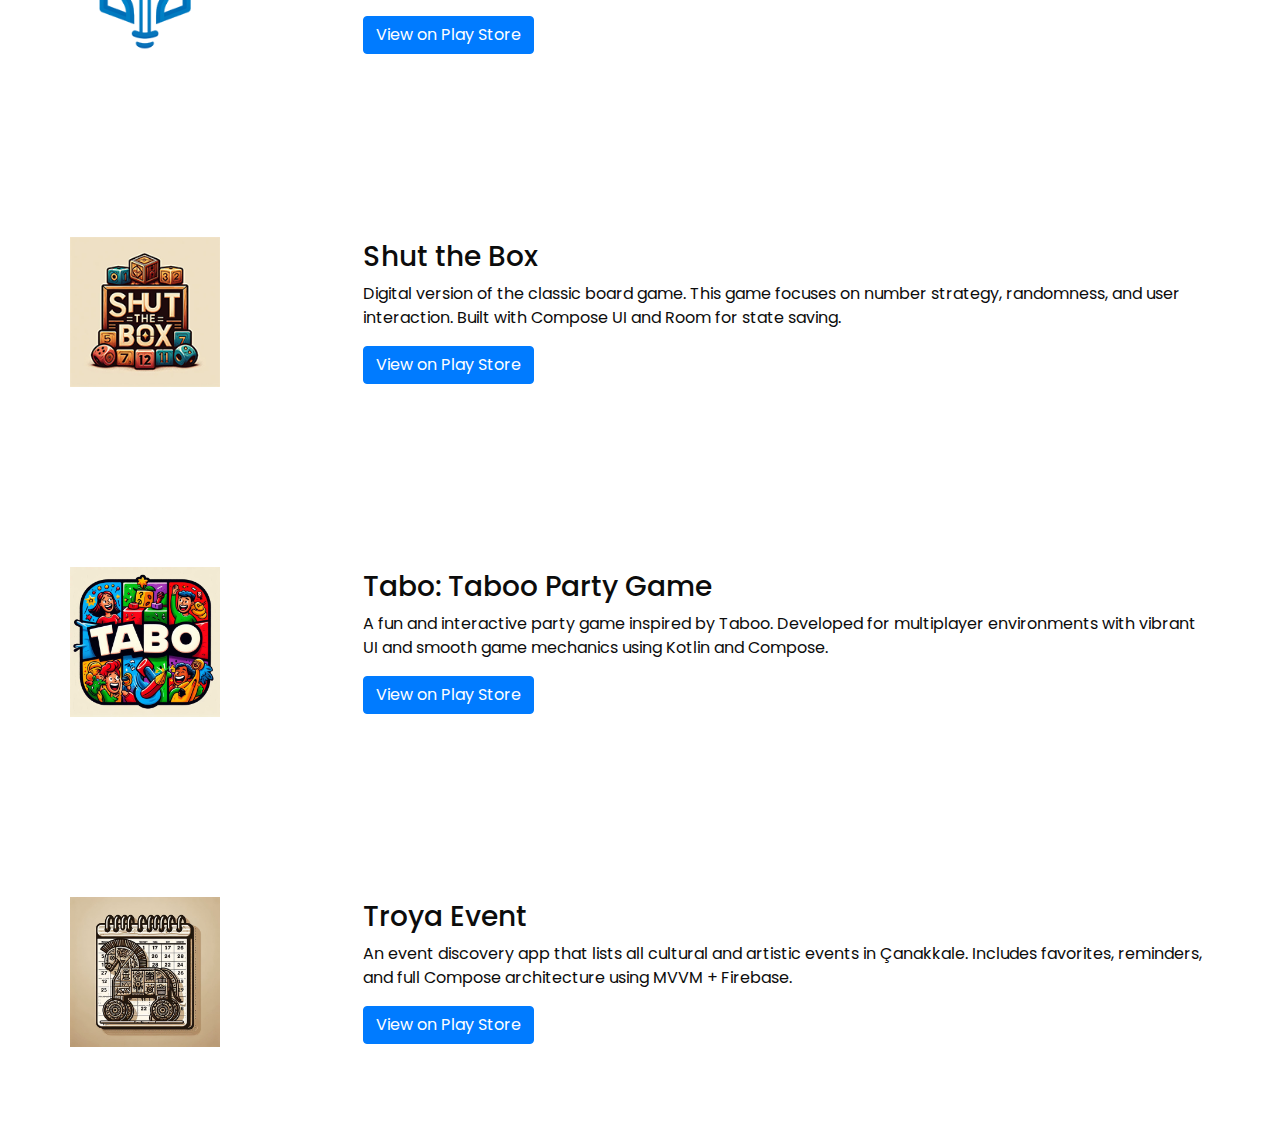
<file: projects.html>
<!DOCTYPE html>
<html>

<head>
    <!-- Basic -->
    <meta charset="utf-8" />
    <meta http-equiv="X-UA-Compatible" content="IE=edge" />
    <!-- Mobile Metas -->
    <meta name="viewport" content="width=device-width, initial-scale=1, shrink-to-fit=no" />
    <!-- Site Metas -->
    <meta name="description" content="Vedat Başboğa'nın geliştirdiği Android projeler: Kotlin ve Jetpack Compose ile yapılmış eğitici ve eğlenceli mobil uygulamalar.">
    <meta name="keywords" content="Vedat Başboğa, Android Developer, Kotlin, Jetpack Compose, Firebase, Mobil Uygulama, Quiz, Game">
    <meta name="author" content="Vedat Başboğa">

    <!-- Sosyal Medya için (Open Graph) -->
    <meta property="og:title" content="Vedat Başboğa | Android Developer">
    <meta property="og:description" content="Kotlin ve Jetpack Compose ile geliştirilmiş mobil uygulama projelerimi inceleyin.">
    <meta property="og:image" content="https://vedatbasboga.com/images/vedat.jpg"> <!-- Kendi uygun görselini koy -->
    <meta property="og:url" content="https://vedatbasboga.com/">
    <meta property="og:type" content="website">

    <title>Vedat BAŞBOĞA</title>

    <!-- slider stylesheet -->
    <link rel="stylesheet" type="text/css" href="https://cdnjs.cloudflare.com/ajax/libs/OwlCarousel2/2.1.3/assets/owl.carousel.min.css" />

    <!-- bootstrap core css -->
    <link rel="stylesheet" type="text/css" href="css/bootstrap.css" />

    <!-- fonts style -->
    <link href="https://fonts.googleapis.com/css?family=Poppins:400,600,700&display=swap" rel="stylesheet">
    <!-- Custom styles for this template -->
    <link href="css/style.css" rel="stylesheet" />
    <!-- responsive style -->
    <link href="css/responsive.css" rel="stylesheet" />
</head>

<body class="sub_page">

    <div class="hero_area">
        <!-- header section strats -->
        <header class="header_section">
            <div class="container">
                <nav class="navbar navbar-expand-lg custom_nav-container ">
                    <a class="navbar-brand" href="index.html">
                        <span>
                            Vedat BAŞBOĞA
                        </span>
                    </a>
                    <button class="navbar-toggler" type="button" data-toggle="collapse" data-target="#navbarSupportedContent" aria-controls="navbarSupportedContent" aria-expanded="false" aria-label="Toggle navigation">
                        <span class="s-1"> </span>
                        <span class="s-2"> </span>
                        <span class="s-3"> </span>
                    </button>

                    <div class="collapse navbar-collapse" id="navbarSupportedContent">
                        <div class="d-flex ml-auto flex-column flex-lg-row align-items-center">
                            <ul class="navbar-nav  ">
                                <li class="nav-item ">
                                    <a class="nav-link" href="index.html">Home <span class="sr-only">(current)</span></a>
                                </li>
                                <li class="nav-item">
                                    <a class="nav-link" href="about.html"> About Me</a>
                                </li>
                                <li class="nav-item active">
                                    <a class="nav-link" href="projects.html"> Projects </a>
                                </li>
                                <li class="nav-item">
                                    <a class="nav-link" href="experiences.html"> Experiences </a>
                                </li>
                                <li class="nav-item">
                                    <a class="nav-link" href="contact.html">Contact </a>
                                </li>
                            </ul>
                        </div>
                    </div>
                </nav>
            </div>
        </header>
        <!-- end header section -->
    </div>


    <!-- service section -->
    <section class="service_section layout_padding">
        <div class="container">
            <div class="heading_container">
                <h2>
                    💻 My Projects
                </h2>
                <img src="images/plug.png" alt="">
            </div>

            <div class="service_container">
                <!-- Dice Roller Game -->
                <div class="box">
                    <a href="#dice_roller_game" style="text-decoration: none; color: inherit;">
                        <div class="img-box">
                            <img src="images/dice_roller_game.png" class="img1" alt="">
                        </div>
                        <div class="detail-box">
                            <h5>Dice Roller Game</h5>
                            <p>Tap to learn more about Dice Roller Game</p>
                        </div>
                    </a>
                </div>

                <!-- Quizle -->
                <div class="box">
                    <a href="#quizle" style="text-decoration: none; color: inherit;">
                        <div class="img-box">
                            <img src="images/quizle.png" class="img1" alt="">
                        </div>
                        <div class="detail-box">
                            <h5>Quizle: İngilizce-Türkçe Quiz</h5>
                            <p>Tap to learn more about Quizle</p>
                        </div>
                    </a>
                </div>

                <!-- Shut the Box -->
                <div class="box">
                    <a href="#shut_the_box" style="text-decoration: none; color: inherit;">
                        <div class="img-box">
                            <img src="images/shut_the_box.png" class="img1" alt="">
                        </div>
                        <div class="detail-box">
                            <h5>Shut the Box</h5>
                            <p>Tap to learn more about Shut the Box</p>
                        </div>
                    </a>
                </div>

                <!-- Tabo -->
                <div class="box">
                    <a href="#tabo" style="text-decoration: none; color: inherit;">
                        <div class="img-box">
                            <img src="images/taboo.jpg" class="img1" alt="">
                        </div>
                        <div class="detail-box">
                            <h5>Tabo: Taboo Party Game</h5>
                            <p>Tap to learn more about Tabo</p>
                        </div>
                    </a>
                </div>

                <!-- Troya Event -->
                <div class="box">
                    <a href="#troya_event" style="text-decoration: none; color: inherit;">
                        <div class="img-box">
                            <img src="images/troya_event.png" class="img1" alt="">
                        </div>
                        <div class="detail-box">
                            <h5>Troya Event</h5>
                            <p>Tap to learn more about Troya Event</p>
                        </div>
                    </a>
                </div>
            </div>
        </div>
    </section>

    <!-- Project Detail Sections with Logo Left-Aligned -->
    <section id="dice_roller_game" class="layout_padding">
        <div class="container">
            <div class="row align-items-center">
                <div class="col-md-3">
                    <img src="images/dice_roller_game.png" alt="Dice Roller Game Logo" style="width: 100%; max-width: 150px;">
                </div>
                <div class="col-md-9">
                    <h3>Dice Roller Game</h3>
                    <p>This simple Android game simulates dice rolling. Built with Kotlin and Jetpack Compose, it's my first mobile app experience and includes basic animations and UI interactions.</p>
                    <a href="https://play.google.com/store/apps/details?id=com.vedatbasboga.dicerollergame" class="btn btn-primary" target="_blank">View on Play Store</a>
                </div>
            </div>
        </div>
    </section>

    <section id="quizle" class="layout_padding">
        <div class="container">
            <div class="row align-items-center">
                <div class="col-md-3">
                    <img src="images/quizle.png" alt="Quizle Logo" style="width: 100%; max-width: 150px;">
                </div>
                <div class="col-md-9">
                    <h3>Quizle: İngilizce-Türkçe Quiz</h3>
                    <p>Quizle helps users learn English vocabulary through interactive quizzes. I used Kotlin, OOP principles, and multiple activity screens to structure this educational game.</p>
                    <a href="https://play.google.com/store/apps/details?id=com.vedatbasboga.ingilizcekelimequizoyunu" class="btn btn-primary" target="_blank">View on Play Store</a>
                </div>
            </div>
        </div>
    </section>

    <section id="shut_the_box" class="layout_padding">
        <div class="container">
            <div class="row align-items-center">
                <div class="col-md-3">
                    <img src="images/shut_the_box.png" alt="Shut the Box Logo" style="width: 100%; max-width: 150px;">
                </div>
                <div class="col-md-9">
                    <h3>Shut the Box</h3>
                    <p>Digital version of the classic board game. This game focuses on number strategy, randomness, and user interaction. Built with Compose UI and Room for state saving.</p>
                    <a href="https://play.google.com/store/apps/details?id=com.vedatbasboga.shutthebox" class="btn btn-primary" target="_blank">View on Play Store</a>
                </div>
            </div>
        </div>
    </section>

    <section id="tabo" class="layout_padding">
        <div class="container">
            <div class="row align-items-center">
                <div class="col-md-3">
                    <img src="images/taboo.jpg" alt="Tabo Logo" style="width: 100%; max-width: 150px;">
                </div>
                <div class="col-md-9">
                    <h3>Tabo: Taboo Party Game</h3>
                    <p>A fun and interactive party game inspired by Taboo. Developed for multiplayer environments with vibrant UI and smooth game mechanics using Kotlin and Compose.</p>
                    <a href="https://play.google.com/store/apps/details?id=com.vedatbasboga.tabuuapp" class="btn btn-primary" target="_blank">View on Play Store</a>
                </div>
            </div>
        </div>
    </section>

    <section id="troya_event" class="layout_padding">
        <div class="container">
            <div class="row align-items-center">
                <div class="col-md-3">
                    <img src="images/troya_event.png" alt="Troya Event Logo" style="width: 100%; max-width: 150px;">
                </div>
                <div class="col-md-9">
                    <h3>Troya Event</h3>
                    <p>An event discovery app that lists all cultural and artistic events in Çanakkale. Includes favorites, reminders, and full Compose architecture using MVVM + Firebase.</p>
                    <a href="https://play.google.com/store/apps/details?id=com.vedatbasboga.troyaevent" class="btn btn-primary" target="_blank">View on Play Store</a>
                </div>
            </div>
        </div>
    </section>

    <script src="js/jquery-3.4.1.min.js"></script>
    <script src="js/bootstrap.js"></script>


</body>

</html>
</file>
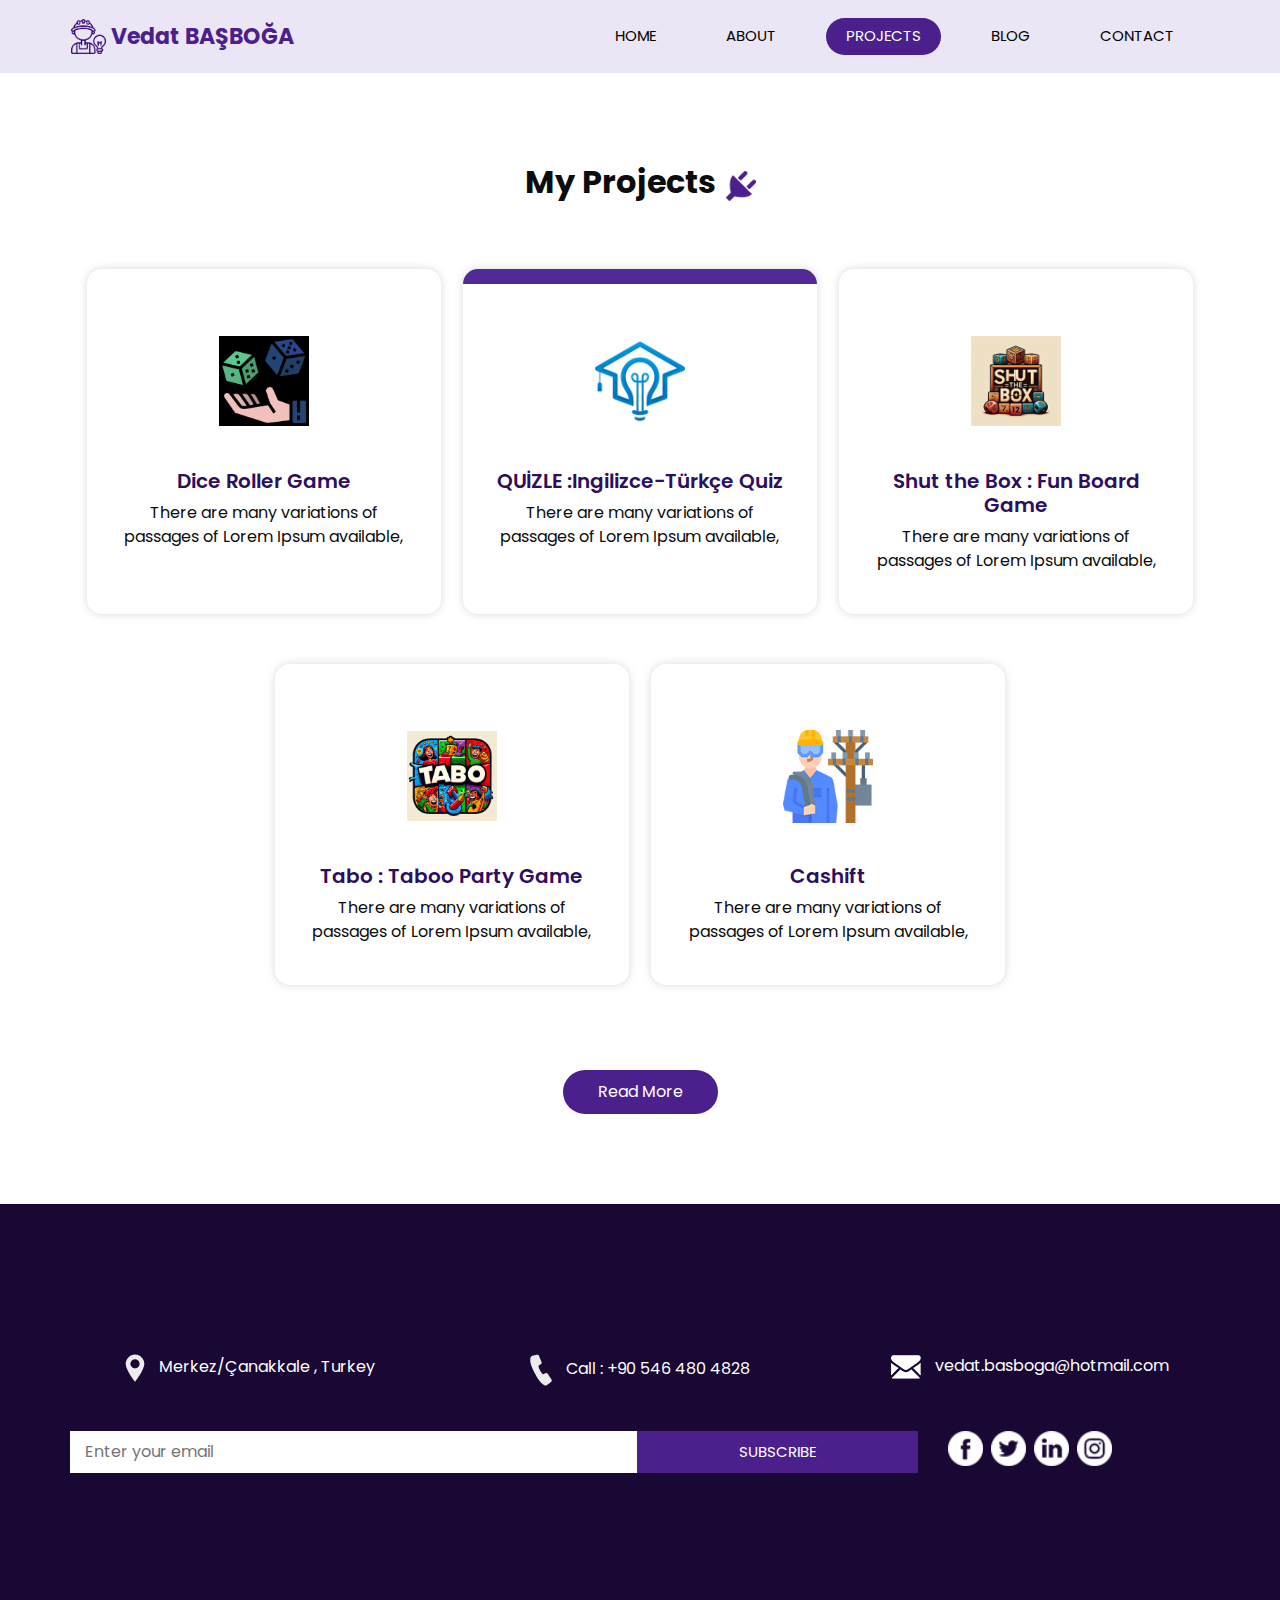
<file: service.html>
<!DOCTYPE html>
<html>

<head>
  <!-- Basic -->
  <meta charset="utf-8" />
  <meta http-equiv="X-UA-Compatible" content="IE=edge" />
  <!-- Mobile Metas -->
  <meta name="viewport" content="width=device-width, initial-scale=1, shrink-to-fit=no" />
  <!-- Site Metas -->
  <meta name="keywords" content="" />
  <meta name="description" content="" />
  <meta name="author" content="" />

  <title>Vedat BAŞBOĞA</title>

  <!-- slider stylesheet -->
  <link rel="stylesheet" type="text/css" href="https://cdnjs.cloudflare.com/ajax/libs/OwlCarousel2/2.1.3/assets/owl.carousel.min.css" />

  <!-- bootstrap core css -->
  <link rel="stylesheet" type="text/css" href="css/bootstrap.css" />

  <!-- fonts style -->
  <link href="https://fonts.googleapis.com/css?family=Poppins:400,600,700&display=swap" rel="stylesheet">
  <!-- Custom styles for this template -->
  <link href="css/style.css" rel="stylesheet" />
  <!-- responsive style -->
  <link href="css/responsive.css" rel="stylesheet" />
</head>

<body class="sub_page">

    <div class="hero_area">
        <!-- header section strats -->
        <header class="header_section">
            <div class="container">
                <nav class="navbar navbar-expand-lg custom_nav-container ">
                    <a class="navbar-brand" href="index.html">
                        <img src="images/logo.png" alt="">
                        <span>
                            Vedat BAŞBOĞA
                        </span>
                    </a>
                    <button class="navbar-toggler" type="button" data-toggle="collapse" data-target="#navbarSupportedContent" aria-controls="navbarSupportedContent" aria-expanded="false" aria-label="Toggle navigation">
                        <span class="s-1"> </span>
                        <span class="s-2"> </span>
                        <span class="s-3"> </span>
                    </button>

                    <div class="collapse navbar-collapse" id="navbarSupportedContent">
                        <div class="d-flex ml-auto flex-column flex-lg-row align-items-center">
                            <ul class="navbar-nav  ">
                                <li class="nav-item ">
                                    <a class="nav-link" href="index.html">Home <span class="sr-only">(current)</span></a>
                                </li>
                                <li class="nav-item">
                                    <a class="nav-link" href="about.html"> About</a>
                                </li>
                                <li class="nav-item active">
                                    <a class="nav-link" href="service.html"> Projects </a>
                                </li>
                                <li class="nav-item">
                                    <a class="nav-link" href="blog.html"> Blog </a>
                                </li>
                                <li class="nav-item">
                                    <a class="nav-link" href="contact.html">Contact </a>
                                </li>
                            </ul>
                        </div>
                    </div>
                </nav>
            </div>
        </header>
        <!-- end header section -->
    </div>


    <!-- service section -->
    <section class="service_section layout_padding">
        <div class="container">
            <div class="heading_container">
                <h2>
                    My Projects
                </h2>
                <img src="images/plug.png" alt="">
            </div>

            <div class="service_container">
                <div class="box">
                    <div class="img-box">
                        <img src="images/dice_roller_game.png" class="img1" alt="">
                    </div>
                    <div class="detail-box">
                        <h5>
                            Dice Roller Game
                        </h5>
                        <p>
                            There are many variations of passages of Lorem Ipsum available,
                        </p>
                    </div>
                </div>
                <div class="box active">
                    <div class="img-box">
                        <img src="images/quizle.png" class="img1" alt="">
                    </div>
                    <div class="detail-box">
                        <h5>
                            QUİZLE :Ingilizce-Türkçe Quiz
                        </h5>
                        <p>
                            There are many variations of passages of Lorem Ipsum available,
                        </p>
                    </div>
                </div>
                <div class="box">
                    <div class="img-box">
                        <img src="images/shut_the_box.png" class="img1" alt="">
                    </div>
                    <div class="detail-box">
                        <h5>
                            Shut the Box : Fun Board Game
                        </h5>
                        <p>
                            There are many variations of passages of Lorem Ipsum available,
                        </p>
                    </div>
                </div>
                <div class="box ">
                    <div class="img-box">
                        <img src="images/taboo.jpg" class="img1" alt="">
                    </div>
                    <div class="detail-box">
                        <h5>
                            Tabo : Taboo Party Game
                        </h5>
                        <p>
                            There are many variations of passages of Lorem Ipsum available,
                        </p>
                    </div>
                </div>
                <div class="box">
                    <div class="img-box">
                        <img src="images/s5.png" class="img1" alt="">
                    </div>
                    <div class="detail-box">
                        <h5>
                            Cashift
                        </h5>
                        <p>
                            There are many variations of passages of Lorem Ipsum available,
                        </p>
                    </div>
                </div>
            </div>
            <div class="btn-box">
                <a href="">
                    Read More
                </a>
            </div>
        </div>
    </section>
    <!-- end service section -->

    <!-- info section -->

    <section class="info_section layout_padding">
        <div class="container">
            <div class="info_contact">
                <div class="row">
                    <div class="col-md-4">
                        <a href="">
                            <img src="images/location-white.png" alt="">
                            <span>
                                Merkez/Çanakkale , Turkey
                            </span>
                        </a>
                    </div>
                    <div class="col-md-4">
                        <a href="">
                            <img src="images/telephone-white.png" alt="">
                            <span>
                                Call : +90 546 480 4828 
                            </span>
                        </a>
                    </div>
                    <div class="col-md-4">
                        <a href="">
                            <img src="images/envelope-white.png" alt="">
                            <span>
                                vedat.basboga@hotmail.com
                            </span>
                        </a>
                    </div>
                </div>
            </div>
            <div class="row">
                <div class="col-md-8 col-lg-9">
                    <div class="info_form">
                        <form action="">
                            <input type="text" placeholder="Enter your email">
                            <button>
                                subscribe
                            </button>
                        </form>
                    </div>
                </div>
                <div class="col-md-4 col-lg-3">
                    <div class="info_social">
                        <div>
                            <a href="https://www.facebook.com/" target="_blank">
                                <img src="images/fb.png" alt="Facebook">
                            </a>
                        </div>
                        <div>
                            <a href="https://twitter.com/" target="_blank">
                                <img src="images/twitter.png" alt="Twitter">
                            </a>
                        </div>
                        <div>
                            <a href="https://www.linkedin.com/in/vedatbasboga/" target="_blank">
                                <img src="images/linkedin.png" alt="LinkedIn">
                            </a>
                        </div>
                        <div>
                            <a href="https://www.instagram.com/" target="_blank">
                                <img src="images/instagram.png" alt="Instagram">
                            </a>
                        </div>
                    </div>
                </div>
            </div>

        </div>
    </section>

    <!-- end info section -->


    <!-- footer section -->
    <!--
      <footer class="container-fluid footer_section">
        <div class="container">
          <div class="row">
            <div class="col-lg-7 col-md-9 mx-auto">
              <p>
                &copy; 2019 All Rights Reserved By
                <a href="https://html.design/">Free Html Templates</a>
              </p>
            </div>
          </div>
        </div>
      </footer>
    -->
    <!-- footer section -->


    <script src="js/jquery-3.4.1.min.js"></script>
    <script src="js/bootstrap.js"></script>


</body>

</html>
</file>
<file: css/style.css>
body {
  font-family: "Poppins", sans-serif;
  color: #0c0c0c;
  background-color: #ffffff;
}

.layout_padding {
  padding-top: 90px;
  padding-bottom: 90px;
}

.layout_padding2 {
  padding-top: 45px;
  padding-bottom: 45px;
}

.layout_padding2-top {
  padding-top: 45px;
}

.layout_padding2-bottom {
  padding-bottom: 45px;
}

.layout_padding-top {
  padding-top: 90px;
}

.layout_padding-bottom {
  padding-bottom: 90px;
}

.heading_container {
  display: -webkit-box;
  display: -ms-flexbox;
  display: flex;
  -webkit-box-pack: start;
      -ms-flex-pack: start;
          justify-content: flex-start;
  -webkit-box-align: center;
      -ms-flex-align: center;
          align-items: center;
  text-align: center;
}

.heading_container h2 {
  position: relative;
  font-weight: bold;
  margin-right: 10px;
}

.heading_container img {
  width: 30px;
}

/*header section*/
.hero_area {
  height: 98vh;
  position: relative;
  display: -webkit-box;
  display: -ms-flexbox;
  display: flex;
  -webkit-box-orient: vertical;
  -webkit-box-direction: normal;
      -ms-flex-direction: column;
          flex-direction: column;
  background-color: #eae6f5;
}

.sub_page .hero_area {
  height: auto;
}

.header_section .container {
  padding: 0;
}

.header_section .nav_container {
  margin: 0 auto;
}

.custom_nav-container .navbar-nav .nav-item .nav-link {
  padding: 7px 20px;
  margin: 10px 15px;
  color: #000000;
  text-align: center;
  border-radius: 35px;
  text-transform: uppercase;
  font-size: 15px;
}

.custom_nav-container .navbar-nav .nav-item.active .nav-link, .custom_nav-container .navbar-nav .nav-item:hover .nav-link {
  background-color: #4b208c;
  color: #ffffff;
}

a,
a:hover,
a:focus {
  text-decoration: none;
}

a:hover,
a:focus {
  color: initial;
}

.btn,
.btn:focus {
  outline: none !important;
  -webkit-box-shadow: none;
          box-shadow: none;
}

.custom_nav-container .nav_search-btn {
  background-image: url(../images/search-icon.png);
  background-size: 22px;
  background-repeat: no-repeat;
  background-position-y: 7px;
  width: 35px;
  height: 35px;
  padding: 0;
  border: none;
}

.navbar-brand {
  display: -webkit-box;
  display: -ms-flexbox;
  display: flex;
  -webkit-box-align: center;
      -ms-flex-align: center;
          align-items: center;
}

.navbar-brand img {
  margin-right: 5px;
  width: 35px;
}

.navbar-brand span {
  font-size: 22px;
  font-weight: 700;
  color: #4b208c;
}

.custom_nav-container {
  z-index: 99999;
}

.navbar-expand-lg .navbar-collapse {
  -webkit-box-align: end;
      -ms-flex-align: end;
          align-items: flex-end;
}

.custom_nav-container .navbar-toggler {
  outline: none;
}

.custom_nav-container .navbar-toggler {
  padding: 0;
  width: 37px;
  height: 42px;
}

.custom_nav-container .navbar-toggler span {
  display: block;
  width: 35px;
  height: 4px;
  background-color: #190734;
  margin: 7px 0;
  -webkit-transition: all .3s;
  transition: all .3s;
}

.custom_nav-container .navbar-toggler[aria-expanded="true"] .s-1 {
  -webkit-transform: rotate(45deg);
          transform: rotate(45deg);
  margin: 0;
  margin-bottom: -4px;
}

.custom_nav-container .navbar-toggler[aria-expanded="true"] .s-2 {
  display: none;
}

.custom_nav-container .navbar-toggler[aria-expanded="true"] .s-3 {
  -webkit-transform: rotate(-45deg);
          transform: rotate(-45deg);
  margin: 0;
  margin-top: -4px;
}

.custom_nav-container .navbar-toggler[aria-expanded="false"] .s-1,
.custom_nav-container .navbar-toggler[aria-expanded="false"] .s-2,
.custom_nav-container .navbar-toggler[aria-expanded="false"] .s-3 {
  -webkit-transform: none;
          transform: none;
}

/*end header section*/
/* slider section */
.slider_section {
  -webkit-box-flex: 1;
      -ms-flex: 1;
          flex: 1;
  display: -webkit-box;
  display: -ms-flexbox;
  display: flex;
  -webkit-box-align: center;
      -ms-flex-align: center;
          align-items: center;
  position: relative;
  z-index: 2;
  color: #3b3a3a;
  padding-bottom: 90px;
}

.slider_section .row {
  -webkit-box-align: center;
      -ms-flex-align: center;
          align-items: center;
}

.slider_section .detail_box {
  color: #000000;
}

.slider_section .detail_box h1 {
  text-transform: uppercase;
  font-weight: bold;
}

.slider_section .detail_box p {
  margin-top: 20px;
}

.slider_section .detail_box a {
  display: inline-block;
  padding: 10px 40px;
  background-color: #4b208c;
  color: #ffffff;
  border-radius: 35px;
  margin-top: 35px;
}

.slider_section .detail_box a:hover {
  background-color: #5625a1;
}

.slider_section .img_container {
  border: 7px solid #7b57b2;
  border-radius: 100%;
  overflow: hidden;
}

.slider_section .img_container div#carouselExampleContarols {
  width: 100%;
  position: unset;
}

.slider_section .img_container .img-box img {
  width: 100%;
}

.slider_section .carousel-control-prev,
.slider_section .carousel-control-next {
  top: initial;
  left: initial;
  bottom: 5%;
  right: 10%;
  width: 45px;
  height: 45px;
  border: none;
  border-radius: 100%;
  opacity: 1;
  background-repeat: no-repeat;
  background-size: 8px;
  background-position: center;
}

.slider_section .carousel-control-prev {
  background-image: url(../images/prev.png);
  background-color: #ffffff;
  -webkit-transform: translate(-85px, 30px);
          transform: translate(-85px, 30px);
}

.slider_section .carousel-control-next {
  background-image: url(../images/next.png);
  background-color: #4b208c;
  -webkit-transform: translate(-45px, 0);
          transform: translate(-45px, 0);
}

.service_section {
  text-align: center;
}

.service_section .heading_container {
  -webkit-box-pack: center;
      -ms-flex-pack: center;
          justify-content: center;
}

.service_section .service_container {
  display: -webkit-box;
  display: -ms-flexbox;
  display: flex;
  -webkit-box-pack: center;
      -ms-flex-pack: center;
          justify-content: center;
  padding: 35px 0;
  -ms-flex-wrap: wrap;
      flex-wrap: wrap;
}

.service_section .service_container .box {
  margin: 25px 1%;
  -ms-flex-preferred-size: 31%;
      flex-basis: 31%;
  padding: 35px 25px 25px;
  border-radius: 15px;
  -webkit-box-shadow: 0 0 10px 0 rgba(0, 0, 0, 0.15);
          box-shadow: 0 0 10px 0 rgba(0, 0, 0, 0.15);
  border-top: 15px solid transparent;
  overflow: hidden;
  -webkit-transition: all .1s;
  transition: all .1s;
}

.service_section .service_container .box .img-box {
  display: -webkit-box;
  display: -ms-flexbox;
  display: flex;
  -webkit-box-pack: center;
      -ms-flex-pack: center;
          justify-content: center;
  -webkit-box-align: center;
      -ms-flex-align: center;
          align-items: center;
  height: 125px;
}

.service_section .service_container .box .img-box img {
  width: 90px;
}

.service_section .service_container .box .detail-box {
  margin-top: 25px;
}

.service_section .service_container .box .detail-box h5 {
  color: #2e0e5f;
  font-weight: 600;
  position: relative;
}

.service_section .service_container .box:hover, .service_section .service_container .box.active {
  border-top: 15px solid #512a97;
}

.service_section .btn-box {
  display: -webkit-box;
  display: -ms-flexbox;
  display: flex;
  -webkit-box-pack: center;
      -ms-flex-pack: center;
          justify-content: center;
  margin-top: 25px;
}

.service_section .btn-box a {
  display: inline-block;
  padding: 10px 35px;
  background-color: #4b208c;
  color: #ffffff;
  border-radius: 35px;
}

.service_section .btn-box a:hover {
  background-color: #5625a1;
}

.about_section {
  background-color: #f3f0f6;
}

.about_section .row {
  -webkit-box-align: center;
      -ms-flex-align: center;
          align-items: center;
}

.about_section .img_container {
  display: -webkit-box;
  display: -ms-flexbox;
  display: flex;
  -webkit-box-orient: vertical;
  -webkit-box-direction: normal;
      -ms-flex-direction: column;
          flex-direction: column;
}

.about_section .img_container .img-box {
  border: 5px solid #7b57b2;
  border-radius: 100%;
  overflow: hidden;
}

.about_section .img_container .img-box.b1 {
  width: 70%;
}

.about_section .img_container .img-box.b2 {
  width: 50%;
  margin-left: auto;
  margin-top: -12%;
}

.about_section .img_container .img-box img {
  width: 100%;
}

.about_section .detail-box {
  margin-right: 15%;
}

.about_section .detail-box p {
  margin-top: 25px;
}

.about_section .detail-box a {
  display: inline-block;
  padding: 10px 35px;
  background-color: #4b208c;
  color: #ffffff;
  border-radius: 5px;
  margin: 25px 0 45px 0;
}

.about_section .detail-box a:hover {
  background-color: #5625a1;
}

.blog_section .heading_container {
  -webkit-box-pack: center;
      -ms-flex-pack: center;
          justify-content: center;
}

.blog_section .heading_container h2::before {
  background-color: #ffffff;
}

.blog_section .box {
  margin-top: 55px;
  background-color: #ffffff;
  -webkit-box-shadow: 0 0 10px 0 rgba(0, 0, 0, 0.15);
          box-shadow: 0 0 10px 0 rgba(0, 0, 0, 0.15);
}

.blog_section .box .img-box {
  position: relative;
}

.blog_section .box .img-box img {
  width: 100%;
}

.blog_section .box .detail-box {
  padding: 25px 25px 15px;
}

.blog_section .box .detail-box h5 {
  font-weight: bold;
}

.contact_section {
  position: relative;
}

.contact_section form {
  margin-top: 45px;
  padding-right: 35px;
}

.contact_section input {
  width: 100%;
  border: none;
  height: 50px;
  margin-bottom: 25px;
  padding-left: 25px;
  background-color: transparent;
  outline: none;
  color: #101010;
  -webkit-box-shadow: 0px 2px 5px 0px rgba(0, 0, 0, 0.16);
  box-shadow: 0px 2px 5px 0px rgba(0, 0, 0, 0.16);
}

.contact_section input::-webkit-input-placeholder {
  color: #737272;
}

.contact_section input:-ms-input-placeholder {
  color: #737272;
}

.contact_section input::-ms-input-placeholder {
  color: #737272;
}

.contact_section input::placeholder {
  color: #737272;
}

.contact_section input.message-box {
  height: 120px;
}

.contact_section button {
  border: none;
  display: inline-block;
  padding: 12px 45px;
  background-color: #4b208c;
  color: #ffffff;
  border-radius: 0px;
  margin-top: 35px;
}

.contact_section button:hover {
  background-color: #5625a1;
}

.contact_section .map_container {
  height: 100%;
  min-height: 325px;
}

.contact_section .map_container .map-responsive {
  height: 100%;
}

.footer_bg {
  background-image: url(../images/footer-bg.png);
  background-size: cover;
  background-position: top;
}

/* info section */
.info_section {
  background-color: #190734;
  color: #ffffff;
}

.info_section h6 {
  font-weight: bold;
}

.info_section .info_contact {
  margin-top: 60px;
  margin-bottom: 45px;
}

.info_section .info_contact .col-md-4 {
  display: -webkit-box;
  display: -ms-flexbox;
  display: flex;
  -webkit-box-pack: center;
      -ms-flex-pack: center;
          justify-content: center;
}

.info_section .info_contact a {
  color: #ffffff;
}

.info_section .info_contact img {
  max-width: 100%;
  margin-right: 10px;
}

.info_section .info_form {
  margin: 0 auto;
  margin-bottom: 45px;
}

.info_section .info_form h4 {
  text-transform: uppercase;
  text-align: center;
  margin-bottom: 20px;
}

.info_section .info_form form {
  display: -webkit-box;
  display: -ms-flexbox;
  display: flex;
  -webkit-box-align: center;
      -ms-flex-align: center;
          align-items: center;
}

.info_section .info_form form input {
  background-color: #ffffff;
  border: none;
  -webkit-box-flex: 2.5;
      -ms-flex: 2.5;
          flex: 2.5;
  outline: none;
  color: #000000;
  min-height: 42.4px;
  padding-left: 15px;
}

.info_section .info_form form input ::-webkit-input-placeholder {
  color: #ffffff;
  opacity: 0.2;
}

.info_section .info_form form input :-ms-input-placeholder {
  color: #ffffff;
  opacity: 0.2;
}

.info_section .info_form form input ::-ms-input-placeholder {
  color: #ffffff;
  opacity: 0.2;
}

.info_section .info_form form input ::placeholder {
  color: #ffffff;
  opacity: 0.2;
}

.info_section .info_form form button {
  -webkit-box-flex: 1;
      -ms-flex: 1;
          flex: 1;
  border: none;
  display: inline-block;
  padding: 10px 30px;
  background-color: #4b208c;
  color: #ffffff;
  border-radius: 0;
  font-size: 15px;
  text-transform: uppercase;
}

.info_section .info_form form button:hover {
  background-color: #5625a1;
}

.info_section .box {
  display: -webkit-box;
  display: -ms-flexbox;
  display: flex;
}

.info_section .info_social {
  display: -webkit-box;
  display: -ms-flexbox;
  display: flex;
}

.info_section .info_social img {
  width: 35px;
  margin-right: 8px;
}

/* end info section */
/* footer section*/
.footer_section {
  display: -webkit-box;
  display: -ms-flexbox;
  display: flex;
  -webkit-box-pack: center;
      -ms-flex-pack: center;
          justify-content: center;
  position: relative;
}

.footer_section p {
  color: #222222;
  margin: 0 auto;
  text-align: center;
  padding: 20px;
}

.footer_section p a {
  color: #222222;
}
/*# sourceMappingURL=style.css.map */
</file>
<file: css/responsive.css>
@media (max-width: 1120px) {}

@media (max-width: 992px) {

  .hero_area {
    height: auto;
  }

  .header_section {
    padding-top: 10px;
  }

  #navbarSupportedContent {
    margin-top: 25px;
  }

  .slider_section {

    padding-top: 75px;
    padding-bottom: 150px;

  }

  .about_section .img-box {
    margin: 0 5%;
  }

  .about_section .detail-box {
    margin-right: 5%;
  }

  .service_section .service_container .box {
    -ms-flex-preferred-size: 48%;
    flex-basis: 48%;
  }

  .about_section .img_container .img-box.b2 {
    margin-top: -5%;
  }

}

@media (max-width: 768px) {


  .slider_section .detail_box {
    text-align: center;
  }

  .slider_section .img_content {
    margin-top: 55px;
  }

  .contact_section .map_container {
    margin-top: 45px;
  }

  .info_section .info_contact a {
    margin-bottom: 15px;
  }

  .info_section .info_social {
    justify-content: center;
  }

  .service_section .service_container .box {
    flex-basis: 98%;
  }

  .contact_section form {
    padding-right: 0;
  }

  .info_section .info_contact a {
    text-align: center;
  }
}

@media (max-width: 576px) {
  .about_section .img_container .img-box.b1 {
    width: 80%;
  }

  .about_section .img_container .img-box.b2 {
    width: 55%;
  }

  .info_section .info_form form {
    flex-direction: column;
  }

  .info_section .info_form form input {
    width: 100%;
  }

  .info_section .info_form form button {
    margin-top: 15px;
    padding: 10px 40px;
  }
}

@media (max-width: 480px) {}

@media (max-width: 420px) {

  .slider_section .carousel-control-prev,
  .slider_section .carousel-control-next {
    right: 0;
  }
}

@media (max-width: 360px) {}

@media (min-width: 1200px) {
  .container {
    max-width: 1170px;
  }
}
</file>
